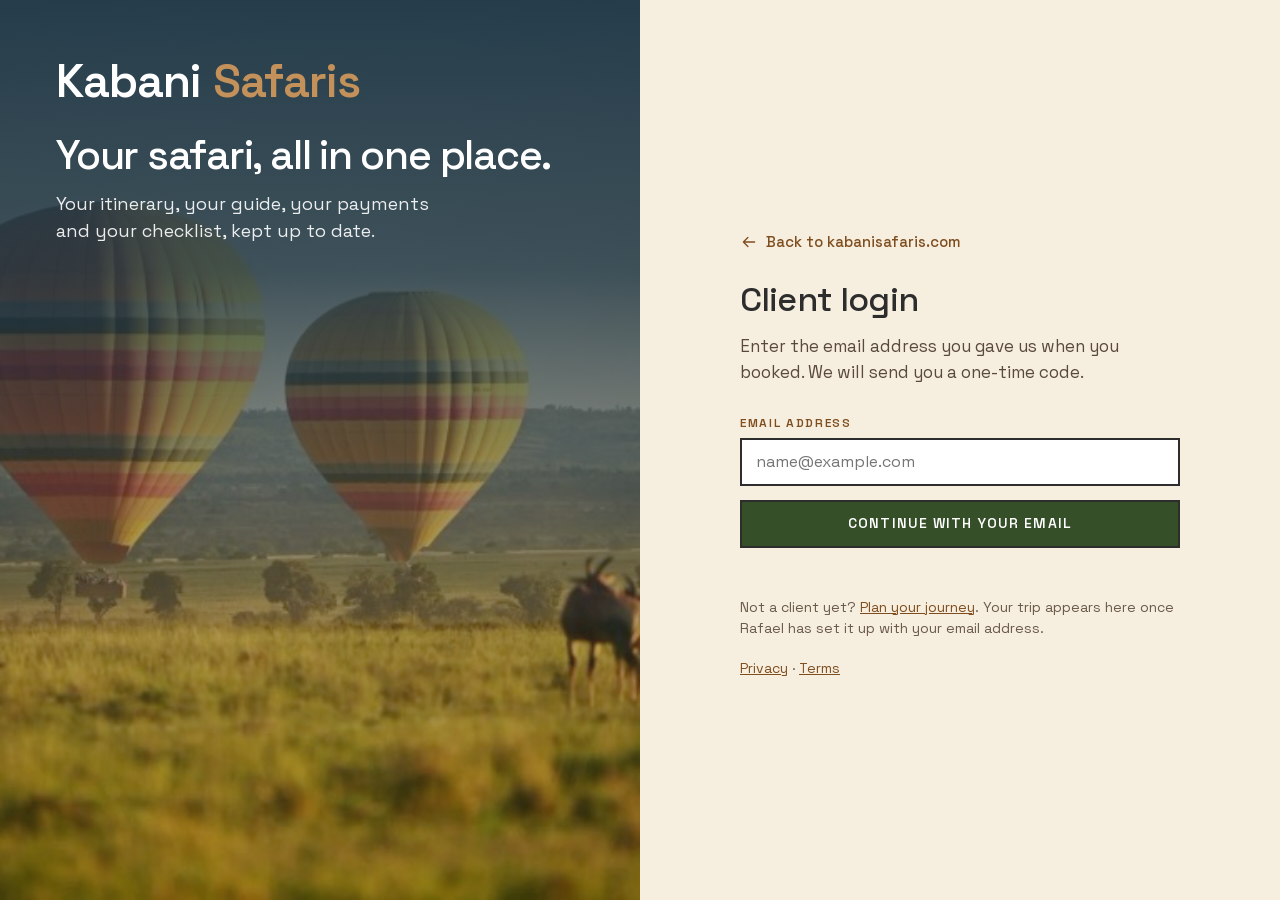
<file: index.html>
<!DOCTYPE html>
<html lang="en">
<head>
  <meta charset="UTF-8">
  <meta name="viewport" content="width=device-width, initial-scale=1">
  <meta name="robots" content="noindex, nofollow">
  <title>Client Login — Kabani Safaris</title>
  <link rel="icon" href="favicon.ico">
  <link rel="icon" type="image/png" sizes="32x32" href="favicon-32x32.png">
  <link rel="icon" type="image/png" sizes="16x16" href="favicon-16x16.png">
  <link rel="apple-touch-icon" sizes="180x180" href="apple-touch-icon.png">
  <link rel="stylesheet" href="fonts/fonts.css">
  <link rel="stylesheet" href="portal.css?v=20261124a">
</head>
<body class="login-body">
  <div class="login-art">
    <video id="bg-video" muted loop playsinline preload="metadata" poster="media/login-poster.jpg" aria-hidden="true" tabindex="-1"></video>
    <a class="sidebar-logo" href="#">Kabani <span>Safaris</span></a>
    <h1>Your safari, all in one place.</h1>
    <p>Your itinerary, your guide, your payments and your checklist, kept up to date.</p>
  </div>

  <div class="login-pane">
    <div class="login-card">
      <div class="login-top"><a class="web-link" href="https://kabanisafaris.com" data-icon="arrow-left">Back to kabanisafaris.com</a><div class="lang-switch" data-lang-switch></div></div>
      <h2>Client login</h2>
      <p class="lede" id="lede">Enter the email address you gave us when you booked. We will send you a one-time code.</p>

      <form id="email-form" novalidate>
        <div class="field">
          <label for="email">Email address</label>
          <input id="email" type="email" inputmode="email" enterkeyhint="go" autocomplete="email" autocapitalize="none" autocorrect="off" spellcheck="false" placeholder="name@example.com" required>
        </div>
        <button class="btn green" type="submit" id="send" style="width:100%">Continue with your email</button>
        <p class="msg" id="email-msg" role="status" aria-live="polite"></p>
        <p class="hint" id="forget-box" hidden style="margin-top:12px"><button class="linkish" type="button" id="forget">Not you? Use a different email</button></p>
      </form>

      <form id="code-form" novalidate hidden>
        <div class="field">
          <label for="code">One-time code</label>
          <input id="code" class="otp" type="text" inputmode="numeric" autocomplete="one-time-code" pattern="[0-9]*" maxlength="9" enterkeyhint="go" placeholder="12345678" required>
        </div>
        <button class="btn green" type="submit" id="verify" style="width:100%">Sign in</button>
        <p class="msg" id="code-msg" role="status" aria-live="polite"></p>
        <p class="hint" style="margin-top:14px"><button class="linkish" type="button" id="resend">Send a new code</button> &nbsp;·&nbsp; <button class="linkish" type="button" id="other">Use a different email</button></p>
      </form>

      <p class="hint" data-th="login-hint">Not a client yet? <a href="https://kabanisafaris.com/plan-your-journey.html">Plan your journey</a>. Your trip appears here once Rafael has set it up with your email address.</p>
      <p class="hint"><a href="privacy.html">Privacy</a> · <a href="terms.html">Terms</a></p>
    </div>
  </div>

  <script src="vendor/supabase.js"></script>
  <script src="config.js?v=20261117a"></script>
  <script src="i18n.js?v=20261124e"></script>
  <script src="portal.js?v=20261124d"></script>
  <script>
    // background video: small file on phones, none if the visitor prefers less motion or saves data
    (function () {
      var v = document.getElementById('bg-video');
      var still = window.matchMedia('(prefers-reduced-motion: reduce)').matches || (navigator.connection && navigator.connection.saveData);
      if (still) return;
      v.src = window.matchMedia('(max-width: 960px)').matches ? 'media/login-small.mp4' : 'media/login-960.mp4';
      v.muted = true;
      var p = v.play(); if (p && p.catch) p.catch(function () {});
    })();

    (function () {
      var $ = function (id) { return document.getElementById(id); };
      var email = '', cooldown = 0, timer = null, CODE_LEN = 8; /* the length set in Supabase (Email OTP length) */

      function route() {
        $('lede').textContent = t('Signing you in…');
        sb.rpc('is_admin').then(function (r) { location.replace(r.data === true ? 'admin.html' : 'trip.html'); });
      }
      function busy(btn, on, label) { btn.disabled = on; if (label) btn.textContent = label; }
      function startCooldown() {
        cooldown = 45; $('resend').disabled = true;
        clearInterval(timer);
        timer = setInterval(function () {
          cooldown--; $('resend').textContent = cooldown > 0 ? t('Send a new code in {n}s', { n: cooldown }) : t('Send a new code');
          if (cooldown <= 0) { clearInterval(timer); $('resend').disabled = false; }
        }, 1000);
        $('resend').textContent = t('Send a new code in {n}s', { n: cooldown });
      }
      function sendCode() {
        var redirect = new URL('index.html', location.href).href;
        return sb.auth.signInWithOtp({ email: email, options: { shouldCreateUser: true, emailRedirectTo: redirect } });
      }

      if (!window.sb) { $('email-msg').textContent = t('The portal is not configured yet.'); return; }
      var EXPIRED = t('For your security, you were signed out after 30 minutes without activity. Please sign in again.');
      if (/[?&]expired=1/.test(location.search)) $('email-msg').textContent = EXPIRED;
      /* after signing out (or a time-out) the email is filled in again, so one tap sends a new code */
      var remembered = ''; try { remembered = localStorage.getItem('kabani_portal_email') || ''; } catch (e) {}
      if (remembered) { $('email').value = remembered; $('forget-box').hidden = false; }
      if (/[?&]out=1/.test(location.search)) $('email-msg').textContent = t('You are signed out. Press Continue and we will send you a new code.');
      $('forget').addEventListener('click', function () {
        try { localStorage.removeItem('kabani_portal_email'); } catch (e) {}
        $('email').value = ''; $('forget-box').hidden = true; $('email-msg').textContent = ''; $('email').focus();
      });
      var fromLink = /access_token|refresh_token|[?&]code=/.test(location.hash + location.search);
      sb.auth.getSession().then(function (r) {
        if (!(r.data && r.data.session)) return;
        if (fromLink) markActive();
        if (idleExpired()) { sb.auth.signOut().catch(function () {}).then(function () { try { localStorage.removeItem(ACT_KEY); } catch (e) {} $('email-msg').textContent = EXPIRED; }); }
        else route();
      });

      $('email-form').addEventListener('submit', function (e) {
        e.preventDefault();
        email = $('email').value.trim().toLowerCase();
        if (!/^[^\s@]+@[^\s@]+\.[^\s@]+$/.test(email)) { $('email-msg').textContent = t('Please enter a valid email address.'); $('email').focus(); return; }
        busy($('send'), true, t('Sending…')); $('email-msg').textContent = '';
        sendCode().then(function (r) {
          busy($('send'), false, t('Continue with your email'));
          if (r.error && (r.error.status === 429 || /rate|limit|seconds/i.test(r.error.message || ''))) { $('email-msg').textContent = t('Too many requests. Please wait a minute and try again.'); return; }
          /* The same answer whether or not the address has a trip, so nobody can probe who our clients are. */
          $('email-form').hidden = true; $('code-form').hidden = false;
          $('lede').textContent = t('If {email} has a trip with us, a code is on its way. It can take a minute.', { email: email });
          startCooldown(); $('code').focus();
        });
      });
      $('code-form').addEventListener('submit', function (e) {
        e.preventDefault();
        var token = $('code').value.replace(/\s/g, '');
        if (token.length < CODE_LEN) { $('code-msg').textContent = t('The code has {n} digits.', { n: CODE_LEN }); $('code').focus(); return; }
        busy($('verify'), true, t('Checking…')); $('code-msg').textContent = '';
        sb.auth.verifyOtp({ email: email, token: token, type: 'email' }).then(function (r) {
          if (r.error) { busy($('verify'), false, t('Sign in')); $('code-msg').textContent = t('That code did not work. Check it, or send a new one.'); $('code').select(); return; }
          try { localStorage.setItem('kabani_portal_email', email); } catch (e) {}
          markActive(); route();
        });
      });
      /* Enter does what the green button does, on both steps */
      $('email').addEventListener('keydown', function (e) { if (e.key === 'Enter') { e.preventDefault(); if (!$('send').disabled) $('email-form').requestSubmit(); } });
      $('code').addEventListener('keydown', function (e) { if (e.key === 'Enter') { e.preventDefault(); if (!$('verify').disabled) $('code-form').requestSubmit(); } });
      /* only digits; signs in as soon as the last digit is in (phones' number pads have no Enter key) */
      $('code').addEventListener('input', function () {
        var d = this.value.replace(/\D/g, '').slice(0, CODE_LEN);
        if (this.value !== d) this.value = d;
        $('code-msg').textContent = '';
        if (d.length === CODE_LEN && !$('verify').disabled) $('code-form').requestSubmit();
      });
      $('resend').addEventListener('click', function () {
        $('code-msg').textContent = ''; sendCode().then(function () { $('code-msg').textContent = t('A new code is on its way.'); startCooldown(); });
      });
      $('other').addEventListener('click', function () {
        clearInterval(timer); $('code-form').hidden = true; $('email-form').hidden = false; $('code').value = '';
        $('lede').textContent = t('Enter the email address you gave us when you booked. We will send you a one-time code.'); $('email').focus();
      });
    })();
  </script>
</body>
</html>
</file>
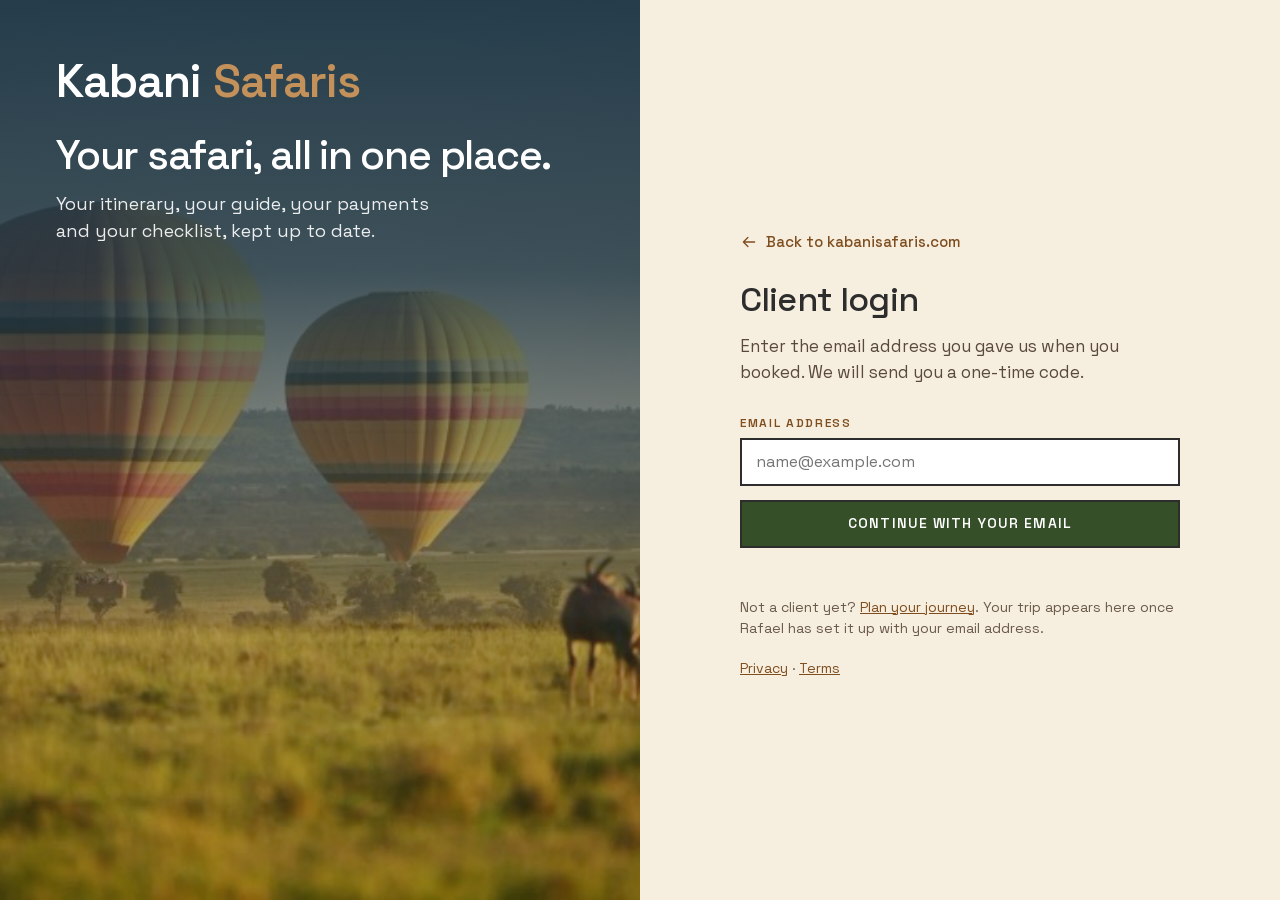
<file: admin.html>
<!DOCTYPE html>
<html lang="en" data-lang-fixed="en">
<head>
  <meta charset="UTF-8">
  <meta name="viewport" content="width=device-width, initial-scale=1">
  <meta name="robots" content="noindex, nofollow">
  <title>Admin — Kabani Safaris</title>
  <link rel="icon" href="favicon.ico">
  <link rel="icon" type="image/png" sizes="32x32" href="favicon-32x32.png">
  <link rel="icon" type="image/png" sizes="16x16" href="favicon-16x16.png">
  <link rel="apple-touch-icon" sizes="180x180" href="apple-touch-icon.png">
  <link rel="stylesheet" href="fonts/fonts.css">
  <link rel="stylesheet" href="portal.css?v=20261124a">
</head>
<body>
  <button class="menu-toggle" type="button" aria-label="Open menu" aria-expanded="false" aria-controls="site-menu"><svg viewBox="0 0 24 24" fill="none" stroke="currentColor" stroke-width="1.75" stroke-linecap="round" stroke-linejoin="round"><path d="M4 7h16M4 12h16M4 17h16"/></svg>Menu</button>
  <div class="sidebar-backdrop"></div>
  <aside class="sidebar" id="site-menu">
    <button class="sidebar-close" type="button" aria-label="Close menu"><svg viewBox="0 0 24 24" fill="none" stroke="currentColor" stroke-width="1.75" stroke-linecap="round" stroke-linejoin="round" aria-hidden="true"><path d="M6.5 6.5l11 11M17.5 6.5l-11 11"/></svg></button>
    <a class="sidebar-logo" href="#trips">Kabani <span>Safaris</span></a>
    <div class="sidebar-sub">Admin</div>
    <nav class="sidebar-nav" id="nav">
      <a href="#trips">All trips</a>
      <a href="#client" data-ed hidden>Client and trip</a>
      <a href="#days" data-ed hidden>Itinerary days</a>
      <a href="#money" data-ed hidden>Price and payments</a>
      <a href="#bookings" data-ed hidden>Bookings</a>
      <a href="#progress" data-ed hidden>Client checklist</a>
      <a href="#output" data-ed hidden>Languages and invite</a>
    </nav>
    <a class="sidebar-web" href="https://kabanisafaris.com" data-icon="arrow-left">Back to website</a>
    <div class="sidebar-foot">Signed in as admin<br><span id="who"></span><br><a href="index.html" data-signout>Sign out</a></div>
  </aside>

  <main>
    <div class="wrap">

      <section id="trips">
        <div class="sec-head"><h1 style="font-size:clamp(34px,4.4vw,54px)">Trips</h1><p class="lede">Every client trip in one place. Filter the list, open a trip to edit it, and the client sees the change straight away.</p></div>
        <div class="card">
          <div class="filters" role="search" aria-label="Filter trips">
            <div class="field"><label for="q-client">Client</label><input id="q-client" type="search" placeholder="Name" autocomplete="off"></div>
            <div class="field"><label for="q-trip">Trip</label><input id="q-trip" type="search" placeholder="Title" autocomplete="off"></div>
            <div class="field"><label for="q-dep">Departure</label>
              <select id="q-dep"><option value="any">Any date</option><option value="30">Next 30 days</option><option value="90">Next 3 months</option><option value="180">Next 6 months</option><option value="past">Already departed</option></select></div>
            <div class="field"><label for="q-ready">Readiness</label>
              <select id="q-ready"><option value="any">Any</option><option value="attn">Needs attention</option><option value="lt50">Under 50%</option><option value="mid">50% to 99%</option><option value="full">Ready (100%)</option></select></div>
          </div>
          <div class="filter-foot"><span class="todo-count" id="f-count" aria-live="polite"></span><span class="legend" aria-label="Readiness colours"><span class="lg t-pay" data-icon="wallet">Payments</span><span class="lg t-book" data-icon="bed">Bookings</span><span class="lg t-todo" data-icon="list">Checklist</span></span><button class="btn ghost small" type="button" id="f-clear">Clear filters</button></div>
          <div class="table-wrap">
            <table class="table">
              <thead><tr><th>Client</th><th>Trip</th><th>Departure</th><th>Readiness</th><th><span class="sr">Actions</span></th></tr></thead>
              <tbody id="trip-rows"></tbody>
            </table>
          </div>
        </div>
        <div class="row" style="margin-top:20px"><button class="btn green" type="button" id="new-trip" data-icon="plus">New trip</button></div>
      </section>

      <div id="editor" hidden>

      <section id="client">
        <div class="sec-head"><div class="row" style="justify-content:space-between;align-items:flex-start"><h2>Client and trip</h2><button class="btn ghost small" type="button" id="back" data-icon="arrow-left">Back to all trips</button></div><p class="lede" id="editing"></p></div>
        <div class="card">
          <div class="form-grid">
            <div class="field"><label for="f-client">Client name</label><input id="f-client"></div>
            <div class="field"><label for="f-first">First name (for the greeting)</label><input id="f-first"></div>
            <div class="field"><label for="f-email">Sign-in email</label><input id="f-email" type="email" inputmode="email"></div>
            <div class="field"><label for="f-phone">Sign-in phone (optional)</label><input id="f-phone" type="tel" inputmode="tel" placeholder="+41 79 000 00 00"></div>
            <div class="field"><label for="f-title">Trip title</label><input id="f-title"></div>
            <div class="field"><label for="f-start">Departure (first day)</label><input id="f-start" type="date"></div>
          </div>
          <div class="field"><label for="f-sub">One-line summary</label><input id="f-sub"></div>
          <p class="hint" style="margin-top:0">Clients sign in only with a one-time code sent to their email address. They see only the trip whose email address matches. The phone number is for you to reach them and is not used to sign in.</p>
        </div>
      </section>

      <section id="days">
        <div class="sec-head"><h2>Itinerary days</h2></div>
        <div class="card"><div id="day-list"></div><button class="btn ghost small" type="button" id="add-day" data-icon="plus" style="margin-top:16px">Add a day</button></div>
      </section>

      <section id="money">
        <div class="sec-head"><h2>Price and payments</h2><p class="lede">A total price, a down payment, optional instalments, and a final balance. The final balance fills itself in.</p></div>
        <div class="card">
          <div class="form-grid three">
            <div class="field"><label for="f-price">Total price (CHF)</label><input id="f-price" type="number" inputmode="numeric" min="0"></div>
            <div class="field"><label for="f-finaldays">Full payment due, days before departure</label><input id="f-finaldays" type="number" inputmode="numeric" min="0"></div>
            <div class="field"><label for="f-warndays">Signal starts, days before departure</label><input id="f-warndays" type="number" inputmode="numeric" min="0"></div>
          </div>
          <p class="hint" id="pay-rule" style="margin-top:0"></p>
          <div id="pay-list"></div>
          <button class="btn ghost small" type="button" id="add-pay" data-icon="plus" style="margin-top:16px">Add an instalment</button>
          <p class="hint" id="pay-sum"></p>
          <p class="hint">When you tick "Paid" and save, the client gets a receipt email automatically. That email is not built yet: the prototype only tells you who it would go to.</p>
        </div>
        <div class="two">
          <div class="card"><h3>Included</h3><div class="lines" id="inc-lines"></div><button class="btn ghost small add-line" type="button" data-for="included" data-icon="plus">Add a line</button></div>
          <div class="card"><h3>Not included</h3><div class="lines" id="exc-lines"></div><button class="btn ghost small add-line" type="button" data-for="excluded" data-icon="plus">Add a line</button></div>
        </div>
      </section>

      <section id="bookings">
        <div class="sec-head"><h2>Bookings</h2><p class="lede">One line per booking. Tick what is confirmed: the client sees it in their tracker and earns the milestone stamps.</p></div>
        <div class="card"><div id="book-list"></div><button class="btn ghost small" type="button" id="add-book" data-icon="plus" style="margin-top:16px">Add a booking</button></div>
      </section>

      <section id="progress">
        <div class="sec-head"><h2>Client checklist</h2><p class="lede">The "Before you travel" list. Give an item a deadline and the client sees an orange signal as it gets close and a red one once it is late. The first column shows what the client has ticked, live.</p></div>
        <div class="card">
          <div class="todo-head"><h3 id="cl-title">Before you travel</h3><span class="todo-count" id="cl-count"></span></div>
          <div class="bar gold" role="progressbar" aria-label="Client checklist progress"><i id="cl-bar"></i></div>
          <p class="hint" id="cl-note" style="margin-top:12px"></p>
          <div id="cl-groups"></div>
        </div>
      </section>

      <section id="output">
        <div class="sec-head"><h2>Languages and invite</h2></div>
        <div class="two" style="margin-top:0">
          <div class="card">
            <h3>Output languages</h3>
            <p class="hint" style="margin-top:6px">English is always included. Tick the languages your client asked for. Each language appears once, in this order: East Africa, the most spoken in the world, Europe, Asia.</p>
            <div id="lang-list" class="lang-list"></div>
            <button class="btn ghost small" type="button" id="gen" data-icon="globe" style="margin-top:12px">Generate translations</button>
            <p class="hint">Not built yet. Translations will be drafted for you to read before the client sees them.</p>
          </div>
          <div class="card">
            <h3>Invite the client</h3>
            <p class="hint" style="margin-top:6px">Nothing to set up. Once this trip is saved with the client's email address, they open the portal, enter that address and receive a one-time code. Nobody can sign in with an email address that has no trip.</p>
            <button class="btn small" type="button" id="invite" data-icon="send" style="margin-top:12px">Copy portal link</button>
          </div>
        </div>
      </section>

      <div class="savebar">
        <span id="dirty" class="todo-count">No unsaved changes</span>
        <span class="row"><button class="btn ghost small" type="button" id="close">Close editor</button><button class="btn ghost small" type="button" id="delete">Delete trip</button><a class="btn ghost small" id="see" href="trip.html" data-icon="eye">See as client</a><button class="btn green small" type="button" id="save" data-icon="check">Save changes</button></span>
      </div>

      </div>
    </div>
  </main>

  <dialog id="nt" class="dlg" aria-labelledby="nt-h">
    <form id="nt-form" method="dialog">
      <h3 id="nt-h">New trip</h3>
      <p class="hint" style="margin-top:4px">You can change everything afterwards. The client email decides who can open this trip.</p>
      <div class="field"><label for="nt-name">Client name</label><input id="nt-name" required autocomplete="off" placeholder="Anna &amp; Marc Keller"></div>
      <div class="field"><label for="nt-email">Client email</label><input id="nt-email" type="email" required autocomplete="off" inputmode="email" autocapitalize="none" placeholder="name@example.com"></div>
      <div class="field"><label for="nt-title">Trip title</label><input id="nt-title" required autocomplete="off" placeholder="Kenya Highlights"></div>
      <div class="field"><label for="nt-start">Departure date</label><input id="nt-start" type="date"></div>
      <div class="row" style="justify-content:flex-end;margin-top:16px"><button class="btn ghost small" type="button" id="nt-cancel">Cancel</button><button class="btn green small" type="submit">Create trip</button></div>
    </form>
  </dialog>

  <script src="vendor/supabase.js"></script>
  <script src="config.js?v=20261117a"></script>
  <script src="i18n.js?v=20261124e"></script>
  <script src="portal.js?v=20261124d"></script>
  <script>
  portalStart('admin').then(function () {
    bindSignOut();
    var $ = function (id) { return document.getElementById(id); };
    $('who').textContent = DB.email;
    var trip = newTrip({ clientName: '', email: '', title: '' }), editorOpen = false, dirty = false, lastCl = '', savedPaid = [];
    var longDate = { day: 'numeric', month: 'long', year: 'numeric' }, shortDate = { day: 'numeric', month: 'short', year: 'numeric' };
    function mark() { dirty = true; $('dirty').textContent = 'Unsaved changes'; renderTable(); }
    function clean(a) { return a.map(function (s) { return String(s).trim(); }).filter(Boolean); }
    function plural(n, w) { return n + ' ' + w + (n === 1 ? '' : 's'); }

    /* ---------- trips list with filters ---------- */
    function allRows() {
      return tripIds().map(function (id) {
        var t = (editorOpen && id === trip.id) ? trip : loadTripById(id), todo = loadTodoById(id);
        var rd = readiness(t, todo); return { id: id, t: t, rd: rd, r: rd.total, al: alerts(t, todo), du: t.start ? daysUntil(t.start) : 9999 };
      }).sort(function (a, b) { var pa = a.du < 0, pb = b.du < 0; return pa !== pb ? (pa ? 1 : -1) : (pa ? b.du - a.du : a.du - b.du); });
    }
    function passes(x) {
      var qc = $('q-client').value.trim().toLowerCase(), qt = $('q-trip').value.trim().toLowerCase(), dep = $('q-dep').value, rd = $('q-ready').value;
      if (qc && x.t.clientName.toLowerCase().indexOf(qc) < 0) return false;
      if (qt && x.t.title.toLowerCase().indexOf(qt) < 0) return false;
      if (dep === 'past' && x.du >= 0) return false;
      if (dep !== 'any' && dep !== 'past' && (x.du < 0 || x.du > +dep)) return false;
      if (rd === 'attn' && !x.al.length) return false;
      if (rd === 'lt50' && x.r >= 50) return false;
      if (rd === 'mid' && (x.r < 50 || x.r >= 100)) return false;
      if (rd === 'full' && x.r < 100) return false;
      return true;
    }
    function renderTable() {
      var rows = allRows(), shown = rows.filter(passes);
      $('trip-rows').innerHTML = shown.length ? shown.map(function (x) {
        var t = x.t, open = editorOpen && x.id === trip.id;
        var late = x.al.filter(function (a) { return a.s.level === 'late'; }).length, soon = x.al.length - late;
        var when = x.du < 0 ? 'Departed' : x.du === 0 ? 'Today' : 'In ' + plural(x.du, 'day');
        return '<tr' + (open ? ' class="is-open"' : '') + '><td><b style="font-weight:500">' + esc(t.clientName) + '</b></td><td>' + esc(t.title) + '</td>' +
          '<td>' + (t.start ? fmt(parseISO(t.start), shortDate) : 'No date') + '<small class="sub">' + when + '</small></td>' +
          '<td><div class="rd"><b class="rd-total" title="Overall readiness">' + x.r + '%</b>' + topicBars(x.rd, false) + '</div>' +
          ((late || soon) ? '<div class="row" style="gap:6px;margin-top:6px">' + (late ? '<span class="chip late"><i class="dot"></i>' + late + ' late</span>' : '') + (soon ? '<span class="chip soon"><i class="dot"></i>' + soon + ' soon</span>' : '') + '</div>' : '') + '</td>' +
          '<td><span class="row"><button type="button" class="btn small' + (open ? ' green' : ' ghost') + '" data-edit="' + x.id + '" aria-expanded="' + open + '">' + (open ? 'Close' : 'Edit') + '</button><a class="btn small ghost" href="trip.html?trip=' + x.id + '">View as client</a></span></td></tr>';
      }).join('') : '<tr><td colspan="5" class="empty">No trips match these filters.</td></tr>';
      $('f-count').textContent = shown.length === rows.length ? plural(rows.length, 'trip') : shown.length + ' of ' + plural(rows.length, 'trip');
    }
    ['q-client', 'q-trip'].forEach(function (id) { $(id).addEventListener('input', renderTable); });
    ['q-dep', 'q-ready'].forEach(function (id) { $(id).addEventListener('change', renderTable); });
    $('f-clear').addEventListener('click', function () { $('q-client').value = ''; $('q-trip').value = ''; $('q-dep').value = 'any'; $('q-ready').value = 'any'; renderTable(); });
    $('trip-rows').addEventListener('click', function (e) {
      var b = e.target.closest('[data-edit]'); if (!b) return;
      var id = b.getAttribute('data-edit');
      if (editorOpen && id === trip.id) closeEditor(); else openTrip(id);
    });

    /* ---------- open and close the editor ---------- */
    function setNav() {
      [].forEach.call(document.querySelectorAll('#nav [data-ed]'), function (a) { a.hidden = !editorOpen; });
      onScroll();
    }
    function openTrip(id) {
      if (editorOpen && dirty && !confirm('You have unsaved changes on this trip. Discard them?')) return;
      trip = loadTripById(id); dirty = false; lastCl = '';
      editorOpen = true; $('editor').hidden = false;
      fillFields(); renderLangs(); renderDays(); renderPay(); renderLines(); renderBook(); renderChecklist(); renderLive();
      $('dirty').textContent = 'No unsaved changes';
      $('see').href = 'trip.html?trip=' + id; $('editing').textContent = 'You are editing ' + trip.clientName + ', ' + trip.title + '.' + (trip.start && trip.days.length ? ' The client can see this trip until ' + fmt(addDays(trip.start, trip.days.length - 1 + 90), longDate) + ' (3 months after the trip ends).' : '');
      savedPaid = trip.payments.filter(function (p) { return p.paid; }).map(function (p) { return p.id; });
      setNav(); renderTable(); autosizeAll(); requestAnimationFrame(autosizeAll);
      try { history.replaceState(null, '', '?trip=' + id); } catch (e) {}
      $('client').scrollIntoView({ behavior: 'smooth', block: 'start' });
    }
    function closeEditor() {
      if (dirty && !confirm('You have unsaved changes on this trip. Close without saving?')) return;
      dirty = false; editorOpen = false; $('editor').hidden = true;
      try { history.replaceState(null, '', location.pathname); } catch (e) {}
      setNav(); renderTable(); $('trips').scrollIntoView({ behavior: 'smooth', block: 'start' });
    }
    $('back').addEventListener('click', closeEditor);
    $('close').addEventListener('click', closeEditor);

    /* ---------- client and trip fields ---------- */
    var map = { 'f-client': 'clientName', 'f-first': 'firstName', 'f-email': 'email', 'f-title': 'title', 'f-start': 'start', 'f-sub': 'subtitle' };
    function fillFields() {
      Object.keys(map).forEach(function (id) { $(id).value = trip[map[id]] || ''; });
      $('f-phone').value = trip.phone || ''; $('f-price').value = trip.price;
      $('f-finaldays').value = finalDays(trip); $('f-warndays').value = finalWarn(trip);
    }
    Object.keys(map).forEach(function (id) {
      $(id).addEventListener('input', function () {
        trip[map[id]] = this.value;
        if (id === 'f-start') { syncFinal(); ruleHints(); renderLive(); }
        mark();
      });
    });
    $('f-phone').addEventListener('input', function () { trip.phone = this.value; mark(); });
    $('f-price').addEventListener('input', function () { trip.price = +this.value || 0; syncFinal(); renderLive(); mark(); });
    $('f-finaldays').addEventListener('input', function () { trip.finalDueDays = this.value === '' ? 14 : +this.value; syncFinal(); renderLive(); mark(); });
    $('f-warndays').addEventListener('input', function () { trip.finalWarnDays = this.value === '' ? 20 : +this.value; syncFinal(); renderLive(); mark(); });

    /* ---------- days ---------- */
    function renderDays() {
      $('day-list').innerHTML = trip.days.map(function (d, i) {
        return '<div class="day-edit" data-i="' + i + '"><div class="day-edit-head"><b>Day ' + (i + 1) + '</b><button type="button" class="btn ghost small rm-day" aria-label="Remove day ' + (i + 1) + '">Remove</button></div>' +
          '<div class="form-grid"><div class="field"><label>Title</label><input data-k="title" value="' + esc(d.title) + '"></div><div class="field"><label>Place</label><input data-k="place" value="' + esc(d.place) + '"></div></div>' +
          '<div class="field"><label>Description</label><textarea data-k="desc" rows="4">' + esc(d.desc) + '</textarea></div>' +
          '<div class="form-grid"><div class="field"><label>Where you stay</label><input data-k="stay" value="' + esc(d.stay) + '"></div><div class="field"><label>Meals (B / L / D)</label><input data-k="meals" value="' + esc(d.meals) + '"></div></div></div>';
      }).join('');
    }
    $('day-list').addEventListener('input', function (e) {
      var row = e.target.closest('.day-edit'); if (!row || !e.target.dataset.k) return;
      trip.days[+row.dataset.i][e.target.dataset.k] = e.target.value; mark();
    });
    $('day-list').addEventListener('click', function (e) {
      var b = e.target.closest('.rm-day'); if (!b) return;
      if (trip.days.length < 2) { toast('A trip needs at least one day.'); return; }
      trip.days.splice(+b.closest('.day-edit').dataset.i, 1); renderDays(); mark();
    });
    $('add-day').addEventListener('click', function () {
      trip.days.push({ place: '', title: 'New day', desc: '', stay: '', meals: 'B / L / D' }); renderDays(); mark();
      var last = $('day-list').lastElementChild; if (last) last.querySelector('input').focus();
    });

    /* ---------- payments: down payment, instalments, automatic final balance ---------- */
    function dueText() { return trip.start ? fmt(addDays(trip.start, -finalDays(trip)), longDate) : 'the departure date once it is set'; }
    function syncFinal() {
      applyRules(trip);
      var last = trip.payments[trip.payments.length - 1];
      var a = $('pay-list').querySelector('[data-final-amount]'), d = $('pay-list').querySelector('[data-final-date]');
      if (a) a.value = last.amount;
      if (d) d.value = trip.start ? fmt(parseISO(last.date), shortDate) : 'Set the departure date first';
      $('pay-rule').textContent = trip.start
        ? 'The final balance is due ' + plural(finalDays(trip), 'day') + ' before departure, on ' + dueText() + '. The client sees an orange signal from ' + fmt(addDays(trip.start, -finalWarn(trip)), longDate) + ' and a red one after the due date if it is still unpaid.'
        : 'Set the departure date to calculate the final payment date.';
      paySum();
    }
    function paySum() {
      var others = trip.payments.slice(0, -1).reduce(function (s, p) { return s + (+p.amount || 0); }, 0), last = trip.payments[trip.payments.length - 1];
      $('pay-sum').textContent = others > trip.price
        ? 'The down payment and instalments add up to ' + chf(others) + ', which is ' + chf(others - trip.price) + ' more than the total price of ' + chf(trip.price) + '.'
        : 'Down payment and instalments: ' + chf(others) + '. Final balance: ' + chf(last.amount) + '. Total: ' + chf(trip.price) + '.';
    }
    function payRow(p, i, n) {
      var first = i === 0, last = i === n - 1, role = last ? 'Final balance' : first ? 'Down payment' : 'Instalment ' + i, x = 'pay' + i;
      var rm = (!first && !last) ? '<button type="button" class="btn ghost small rm-pay" aria-label="Remove ' + role + '">Remove</button>' : '';
      var amount = last ? '<input id="' + x + 'a" data-final-amount readonly value="' + esc(p.amount) + '">' : '<input id="' + x + 'a" data-k="amount" type="number" inputmode="numeric" min="0" value="' + esc(p.amount) + '">';
      var date = last ? '<input id="' + x + 'd" data-final-date readonly value="">' : '<input id="' + x + 'd" data-k="date" type="date" value="' + esc(p.date) + '">';
      return '<div class="pay-row' + (last ? ' auto' : '') + '" data-i="' + i + '"><div class="pay-head"><b>' + role + '</b>' + (last ? '<span class="chip">' + icon('lock') + 'Fills itself in</span>' : '') + rm + '</div>' +
        '<div class="field"><label for="' + x + 'a">Amount (CHF)</label>' + amount + '</div>' +
        '<div class="field"><label for="' + x + 'd">' + (last ? 'Due date' : 'Date') + '</label>' + date + '</div>' +
        '<div class="field"><label for="' + x + 'n">Note the client sees</label><input id="' + x + 'n" data-k="note" value="' + esc(p.note) + '"></div>' +
        '<div><label class="check"><input type="checkbox" data-k="paid"' + (p.paid ? ' checked' : '') + '> Paid</label></div></div>';
    }
    function renderPay() {
      applyRules(trip);
      $('pay-list').innerHTML = trip.payments.map(function (p, i, a) { return payRow(p, i, a.length); }).join('');
      syncFinal();
    }
    $('pay-list').addEventListener('input', function (e) {
      var row = e.target.closest('.pay-row'); if (!row || !e.target.dataset.k) return;
      var k = e.target.dataset.k, p = trip.payments[+row.dataset.i];
      p[k] = k === 'paid' ? e.target.checked : (k === 'amount' ? +e.target.value || 0 : e.target.value);
      if (k === 'paid' && e.target.checked) toast('Receipt email to ' + (trip.email || 'the client') + ' goes out when you save.');
      syncFinal(); renderLive(); mark();
    });
    $('pay-list').addEventListener('click', function (e) {
      var b = e.target.closest('.rm-pay'); if (!b) return;
      trip.payments.splice(+b.closest('.pay-row').dataset.i, 1); renderPay(); renderLive(); mark();
    });
    $('add-pay').addEventListener('click', function () {
      var at = trip.payments.length - 1;
      trip.payments.splice(at, 0, { id: Date.now(), amount: 0, date: trip.start ? toISO(addDays(trip.start, -30)) : '', note: 'Instalment', paid: false });
      renderPay(); mark();
      var row = $('pay-list').children[at]; if (row) row.querySelector('input').focus();
    });

    /* ---------- included / not included, one line each ---------- */
    var lineBoxes = { included: 'inc-lines', excluded: 'exc-lines' };
    function renderLines() {
      Object.keys(lineBoxes).forEach(function (k) {
        var arr = trip[k]; if (!arr.length) arr.push('');
        $(lineBoxes[k]).innerHTML = arr.map(function (s, i) {
          return '<div class="line" data-k="' + k + '" data-i="' + i + '"><span class="ln">' + (i + 1) + '</span><textarea rows="1" aria-label="' + (k === 'included' ? 'Included' : 'Not included') + ' line ' + (i + 1) + '" enterkeyhint="next">' + esc(s) + '</textarea><button type="button" class="icon-btn rm-line" aria-label="Remove line ' + (i + 1) + '">' + icon('x') + '</button></div>';
        }).join('');
      });
      autosizeAll();
    }
    function autosize(t) { t.style.height = 'auto'; t.style.height = (t.scrollHeight + 4) + 'px'; }
    function autosizeAll() { [].forEach.call(document.querySelectorAll('.line textarea'), autosize); }
    function focusLine(k, i) { var r = $(lineBoxes[k]).children[i]; if (r) { var t = r.querySelector('textarea'); t.focus(); t.setSelectionRange(t.value.length, t.value.length); } }
    Object.keys(lineBoxes).forEach(function (k) {
      var box = $(lineBoxes[k]);
      box.addEventListener('input', function (e) {
        var row = e.target.closest('.line'); if (!row) return;
        trip[k][+row.dataset.i] = e.target.value.replace(/\n/g, ' '); autosize(e.target); mark();
      });
      box.addEventListener('keydown', function (e) {
        var row = e.target.closest('.line'); if (!row) return; var i = +row.dataset.i;
        if (e.key === 'Enter') { e.preventDefault(); trip[k].splice(i + 1, 0, ''); renderLines(); focusLine(k, i + 1); mark(); }
        else if (e.key === 'Backspace' && e.target.value === '' && trip[k].length > 1) { e.preventDefault(); trip[k].splice(i, 1); renderLines(); focusLine(k, Math.max(0, i - 1)); mark(); }
      });
      box.addEventListener('click', function (e) {
        var b = e.target.closest('.rm-line'); if (!b) return; var i = +b.closest('.line').dataset.i;
        trip[k].splice(i, 1); renderLines(); mark();
      });
    });
    [].forEach.call(document.querySelectorAll('.add-line'), function (b) {
      b.addEventListener('click', function () { var k = b.dataset.for; trip[k].push(''); renderLines(); focusLine(k, trip[k].length - 1); mark(); });
    });
    window.addEventListener('resize', autosizeAll);

    /* ---------- bookings ---------- */
    function renderBook() {
      $('book-list').innerHTML = trip.bookings.map(function (b, i) {
        var x = 'bk' + i;
        return '<div class="bk" data-i="' + i + '"><div class="field"><label for="' + x + 'n">Booking</label><input id="' + x + 'n" data-k="name" value="' + esc(b.name) + '"></div>' +
          '<div class="field"><label for="' + x + 'd">Details shown to client</label><input id="' + x + 'd" data-k="detail" value="' + esc(b.detail) + '"></div>' +
          '<div class="field"><label for="' + x + 'k">Type</label><select id="' + x + 'k" data-k="kind"><option value="stay"' + (b.kind === 'stay' ? ' selected' : '') + '>Stay</option><option value="other"' + (b.kind !== 'stay' ? ' selected' : '') + '>Other</option></select></div>' +
          '<label class="check"><input type="checkbox" data-k="status"' + (b.status === 'confirmed' ? ' checked' : '') + '> Confirmed</label>' +
          '<button type="button" class="icon-btn rm-book" aria-label="Remove ' + esc(b.name) + '">' + icon('x') + '</button></div>';
      }).join('');
    }
    $('book-list').addEventListener('input', function (e) {
      var row = e.target.closest('.bk'); if (!row || !e.target.dataset.k) return; var k = e.target.dataset.k, b = trip.bookings[+row.dataset.i];
      b[k] = k === 'status' ? (e.target.checked ? 'confirmed' : 'pending') : e.target.value; mark();
    });
    $('book-list').addEventListener('click', function (e) {
      var b = e.target.closest('.rm-book'); if (!b) return;
      trip.bookings.splice(+b.closest('.bk').dataset.i, 1); renderBook(); mark();
    });
    $('add-book').addEventListener('click', function () {
      trip.bookings.push({ id: 'b' + Date.now(), name: '', detail: '', status: 'pending', kind: 'stay' }); renderBook(); mark();
      var last = $('book-list').lastElementChild; if (last) last.querySelector('input').focus();
    });

    /* ---------- checklist editor: items, deadlines and live ticks ---------- */
    function itemRow(it, gi, ii) {
      var dyn = it.dynamic === 'balance', x = 'ci' + gi + '_' + ii;
      var main = '<div class="ci-main"><div class="field"><label class="m-label" for="' + x + 't">Item</label><input id="' + x + 't" data-k="title" aria-label="Item" placeholder="Item" value="' + esc(it.title) + '"></div>' +
        '<div class="field">' + (dyn ? '<input readonly aria-label="Detail" value="Filled in from the payment schedule">' : '<label class="m-label" for="' + x + 'd">Detail shown to the client</label><input id="' + x + 'd" data-k="detail" aria-label="Detail shown to the client" placeholder="Detail shown to the client" value="' + esc(it.detail) + '">') + '</div></div>';
      var rule = dyn
        ? '<div class="ci-auto">Follows the final payment: due ' + plural(finalDays(trip), 'day') + ' before departure.</div>'
        : '<div class="ci-due field"><label class="m-label" for="' + x + 'a">Tick by, days before departure</label><input id="' + x + 'a" data-k="due" type="number" min="0" inputmode="numeric" aria-label="Must be ticked this many days before departure" placeholder="None" value="' + esc(it.due == null ? '' : it.due) + '"></div>' +
          '<div class="ci-warn field"><label class="m-label" for="' + x + 'w">Signal from, days before</label><input id="' + x + 'w" data-k="warn" type="number" min="0" inputmode="numeric" aria-label="Signal starts this many days before departure" placeholder="Auto" value="' + esc(it.warn == null ? '' : it.warn) + '"></div>';
      return '<div class="ci' + (dyn ? ' dyn' : '') + '" data-g="' + gi + '" data-i="' + ii + '" data-id="' + esc(it.id) + '">' + main + rule + '<div class="ci-state" data-state></div>' +
        '<div class="ci-x">' + (dyn ? '' : '<button type="button" class="icon-btn rm-item" aria-label="Remove ' + esc(it.title) + '">' + icon('x') + '</button>') + '</div><p class="ci-hint" data-hint></p></div>';
    }
    function renderChecklist() {
      $('cl-groups').innerHTML = trip.checklist.map(function (g, gi) {
        return '<div class="gedit" data-g="' + gi + '"><div class="gedit-head"><div class="field"><label for="g' + gi + '">Group</label><input id="g' + gi + '" data-gk="group" value="' + esc(g.group) + '"></div><span class="todo-count" data-gcount></span><button type="button" class="btn ghost small rm-group">Remove group</button></div>' +
          '<div class="ci-cols" aria-hidden="true"><span>Item and detail</span><span>Tick by<small>days before</small></span><span>Signal from<small>days before</small></span><span></span></div>' +
          g.items.map(function (it, ii) { return itemRow(it, gi, ii); }).join('') +
          '<button type="button" class="btn ghost small add-item" data-icon="plus">Add an item</button></div>';
      }).join('') + '<button type="button" class="btn ghost small" id="add-group" data-icon="plus" style="margin-top:26px">Add a group</button>';
      paintIcons($('cl-groups')); ruleHints();
    }
    function ruleHints() {
      [].forEach.call($('cl-groups').querySelectorAll('.ci'), function (row) {
        var it = trip.checklist[+row.dataset.g] && trip.checklist[+row.dataset.g].items[+row.dataset.i], h = row.querySelector('[data-hint]'); if (!it || !h) return;
        var r = itemRule(trip, it);
        h.textContent = r ? 'Must be ticked by ' + fmt(r.deadline, shortDate) + '. Signal from ' + fmt(r.from, shortDate) + (it.warn == null || it.warn === '' ? ' (a week before, automatic).' : '.') : '';
        h.hidden = !r;
      });
    }
    $('cl-groups').addEventListener('input', function (e) {
      var t = e.target;
      if (t.dataset.gk) { trip.checklist[+t.closest('.gedit').dataset.g].group = t.value; mark(); return; }
      var row = t.closest('.ci'); if (!row || !t.dataset.k) return;
      var it = trip.checklist[+row.dataset.g].items[+row.dataset.i], k = t.dataset.k;
      it[k] = (k === 'due' || k === 'warn') ? (t.value === '' ? null : +t.value) : t.value;
      if (k === 'due' || k === 'warn') { ruleHints(); renderLive(); }
      mark();
    });
    $('cl-groups').addEventListener('click', function (e) {
      var rm = e.target.closest('.rm-item'), add = e.target.closest('.add-item'), rg = e.target.closest('.rm-group');
      if (rm) { var r = rm.closest('.ci'); trip.checklist[+r.dataset.g].items.splice(+r.dataset.i, 1); renderChecklist(); renderLive(); mark(); }
      else if (add) {
        var gi = +add.closest('.gedit').dataset.g; trip.checklist[gi].items.push({ id: 'i' + Date.now(), title: '', detail: '', due: null }); renderChecklist(); renderLive(); mark();
        var rows = $('cl-groups').querySelectorAll('.gedit')[gi].querySelectorAll('.ci'); rows[rows.length - 1].querySelector('input').focus();
      }
      else if (rg) {
        var g = trip.checklist[+rg.closest('.gedit').dataset.g];
        if (g.items.length && !confirm('Remove the group "' + g.group + '" and its ' + plural(g.items.length, 'item') + '?')) return;
        trip.checklist.splice(+rg.closest('.gedit').dataset.g, 1); renderChecklist(); renderLive(); mark();
      }
      else if (e.target.closest('#add-group')) {
        trip.checklist.push({ group: 'New group', key: 'g' + Date.now(), icon: 'bag', items: [] }); renderChecklist(); renderLive(); mark();
        var gi2 = $('cl-groups').querySelectorAll('.gedit'); var inp = gi2[gi2.length - 1].querySelector('input'); inp.focus(); inp.select();
      }
    });
    function stateHTML(it, todo) {
      var dyn = it.dynamic === 'balance', done = dyn ? paidSum(trip) >= trip.price : !!todo[it.id];
      if (done) return '<span class="chip ok">' + icon('check') + (dyn ? 'Paid' : 'Ticked') + '</span>';
      var s = itemSignal(trip, todo, it);
      return s ? sigChip(s) : '<span class="chip">' + (dyn ? 'Not paid yet' : 'Not ticked') + '</span>';
    }
    function renderLive() {
      if (!editorOpen) return;
      var todo = loadTodoById(trip.id), tot = 0, done = 0;
      [].forEach.call($('cl-groups').querySelectorAll('.gedit'), function (ge) {
        var g = trip.checklist[+ge.dataset.g], d = 0;
        [].forEach.call(ge.querySelectorAll('.ci'), function (row) {
          var it = g.items[+row.dataset.i], el = row.querySelector('[data-state]'), html = stateHTML(it, todo);
          if (el.innerHTML !== html) el.innerHTML = html;
          tot++; if (todo[it.id]) { done++; d++; }
        });
        ge.querySelector('[data-gcount]').textContent = d + ' of ' + g.items.length + ' ticked';
      });
      var key = JSON.stringify(todo);
      $('cl-count').textContent = done + ' of ' + tot + ' done';
      $('cl-bar').style.width = (tot ? Math.round(done / tot * 100) : 0) + '%';
      $('cl-note').textContent = key !== lastCl && lastCl !== '' ? 'Updated just now by the client.' : 'Updates by itself when the client ticks a box.';
      lastCl = key; renderTable();
    }
    setInterval(function () { if (editorOpen) refreshProgress(trip.id).then(function () { if (editorOpen && JSON.stringify(loadTodoById(trip.id)) !== lastCl) renderLive(); }); }, 8000);

    /* ---------- save, reset, misc actions ---------- */
    $('save').addEventListener('click', function () {
      trip.included = clean(trip.included); trip.excluded = clean(trip.excluded);
      trip.bookings = trip.bookings.filter(function (b) { return (b.name || '').trim(); });
      trip.checklist.forEach(function (g) { g.items = g.items.filter(function (i) { return i.dynamic || (i.title || '').trim(); }); });
      applyRules(trip);
      var fresh = trip.payments.filter(function (p) { return p.paid && savedPaid.indexOf(p.id) < 0; });
      $('dirty').textContent = 'Saving…';
      saveTrip(trip).then(function (ok) {
        if (!ok) { $('dirty').textContent = 'Not saved'; toast('Could not save. Check your connection and try again.'); return; }
        dirty = false; $('dirty').textContent = 'Saved';
        savedPaid = trip.payments.filter(function (p) { return p.paid; }).map(function (p) { return p.id; });
        renderLines(); renderBook(); renderChecklist(); renderPay(); renderLive();
        toast(fresh.length ? 'Saved. Receipt email to ' + (trip.email || 'the client') + ' for: ' + fresh.map(function (p) { return p.note; }).join(', ') + '. (Not built yet.)' : 'Saved. The client sees the update now.');
      });
    });
    $('delete').addEventListener('click', function () {
      if (!confirm('Delete the trip for ' + trip.clientName + '? This removes the trip and the client\'s ticks for good and cannot be undone.')) return;
      deleteTrip(trip.id).then(function (ok) { if (!ok) { toast('Could not delete the trip.'); return; } dirty = false; editorOpen = false; $('editor').hidden = true; try { history.replaceState(null, '', location.pathname); } catch (e) {} setNav(); renderTable(); toast('Trip deleted.'); });
    });
    $('invite').addEventListener('click', function () {
      var link = location.origin + location.pathname.replace(/admin\.html$/, '');
      (navigator.clipboard ? navigator.clipboard.writeText(link) : Promise.reject()).then(function () { toast('Portal link copied: ' + link); }, function () { toast('Portal link: ' + link); });
    });
    /* ---------- languages: East Africa first, then the world's most spoken, then Europe, then Asia; each language once ---------- */
    var LANG_GROUPS = [
      { name: 'East Africa', note: 'Where your trips happen', items: ['Swahili'] },
      { name: 'Most spoken in the world', note: 'English is always included', items: ['Mandarin Chinese', 'Hindi', 'Spanish', 'Arabic'] },
      { name: 'Europe', note: 'Spanish is listed above', items: ['French', 'German', 'Italian', 'Russian'] },
      { name: 'Asia and Central Asia', note: 'Mandarin and Hindi are listed above', items: ['Bengali', 'Urdu', 'Indonesian'] }
    ];
    function renderLangs() {
      var chosen = trip.languages || [], h = '<label class="check"><input type="checkbox" checked disabled> English <span class="hint-inline">main version, always included</span></label>';
      LANG_GROUPS.forEach(function (g, gi) {
        h += '<div class="lang-group"><h4>' + esc(g.name) + '<small>' + esc(g.note) + '</small></h4><div class="lang-grid">' + g.items.map(function (l) {
          return '<label class="check"><input type="checkbox" data-lang="' + esc(l) + '"' + (chosen.indexOf(l) > -1 ? ' checked' : '') + '> ' + esc(l) + '</label>';
        }).join('') + '</div></div>';
      });
      h += '<div class="lang-group"><div class="lang-grid"><label class="check"><input type="checkbox" id="l-other"' + (trip.langOther ? ' checked' : '') + '> Other language on request</label></div></div>';
      $('lang-list').innerHTML = h;
    }
    $('lang-list').addEventListener('change', function (e) {
      var t = e.target; if (!t || t.type !== 'checkbox') return;
      if (t.id === 'l-other') trip.langOther = t.checked;
      else if (t.getAttribute('data-lang')) {
        var l = t.getAttribute('data-lang'), list = trip.languages = trip.languages || [], i = list.indexOf(l);
        if (t.checked && i < 0) list.push(l); else if (!t.checked && i > -1) list.splice(i, 1);
      }
      mark();
    });
    $('gen').addEventListener('click', function () {
      var l = (trip.languages || []).concat(trip.langOther ? ['another language'] : []);
      toast(l.length ? 'Drafting ' + (l.length > 1 ? l.slice(0, -1).join(', ') + ' and ' + l[l.length - 1] : l[0]) + ' for you to review. (Not built yet.)' : 'Tick a language first.');
    });
    $('new-trip').addEventListener('click', function () { $('nt-form').reset(); $('nt').showModal(); $('nt-name').focus(); });
    $('nt-cancel').addEventListener('click', function () { $('nt').close(); });
    $('nt-form').addEventListener('submit', function (e) {
      e.preventDefault();
      if (editorOpen && dirty && !confirm('You have unsaved changes on this trip. Discard them?')) return;
      var t = newTrip({ clientName: $('nt-name').value.trim(), email: $('nt-email').value, title: $('nt-title').value.trim(), start: $('nt-start').value });
      saveTrip(t).then(function (ok) {
        if (!ok) { toast('Could not create the trip.'); return; }
        dirty = false; $('nt').close(); openTrip(t.id);
      });
    });
    window.addEventListener('beforeunload', function (e) { if (dirty) { e.preventDefault(); e.returnValue = ''; } });

    /* ---------- side menu highlight ---------- */
    function onScroll() {
      var links = [].slice.call(document.querySelectorAll('#nav a')).filter(function (a) { return !a.hidden; }), y = window.scrollY + 140, cur = 0;
      links.forEach(function (a, i) { var s = document.querySelector(a.getAttribute('href')); if (s && s.offsetTop <= y) cur = i; });
      links.forEach(function (a, i) { a.classList.toggle('active', i === cur); });
    }
    window.addEventListener('scroll', onScroll, { passive: true });

    /* ---------- start ---------- */
    renderTable(); setNav();
    var wanted = new URLSearchParams(location.search).get('trip');
    if (wanted && loadTripById(wanted)) openTrip(wanted);
  });
  </script>
</body>
</html>
</file>
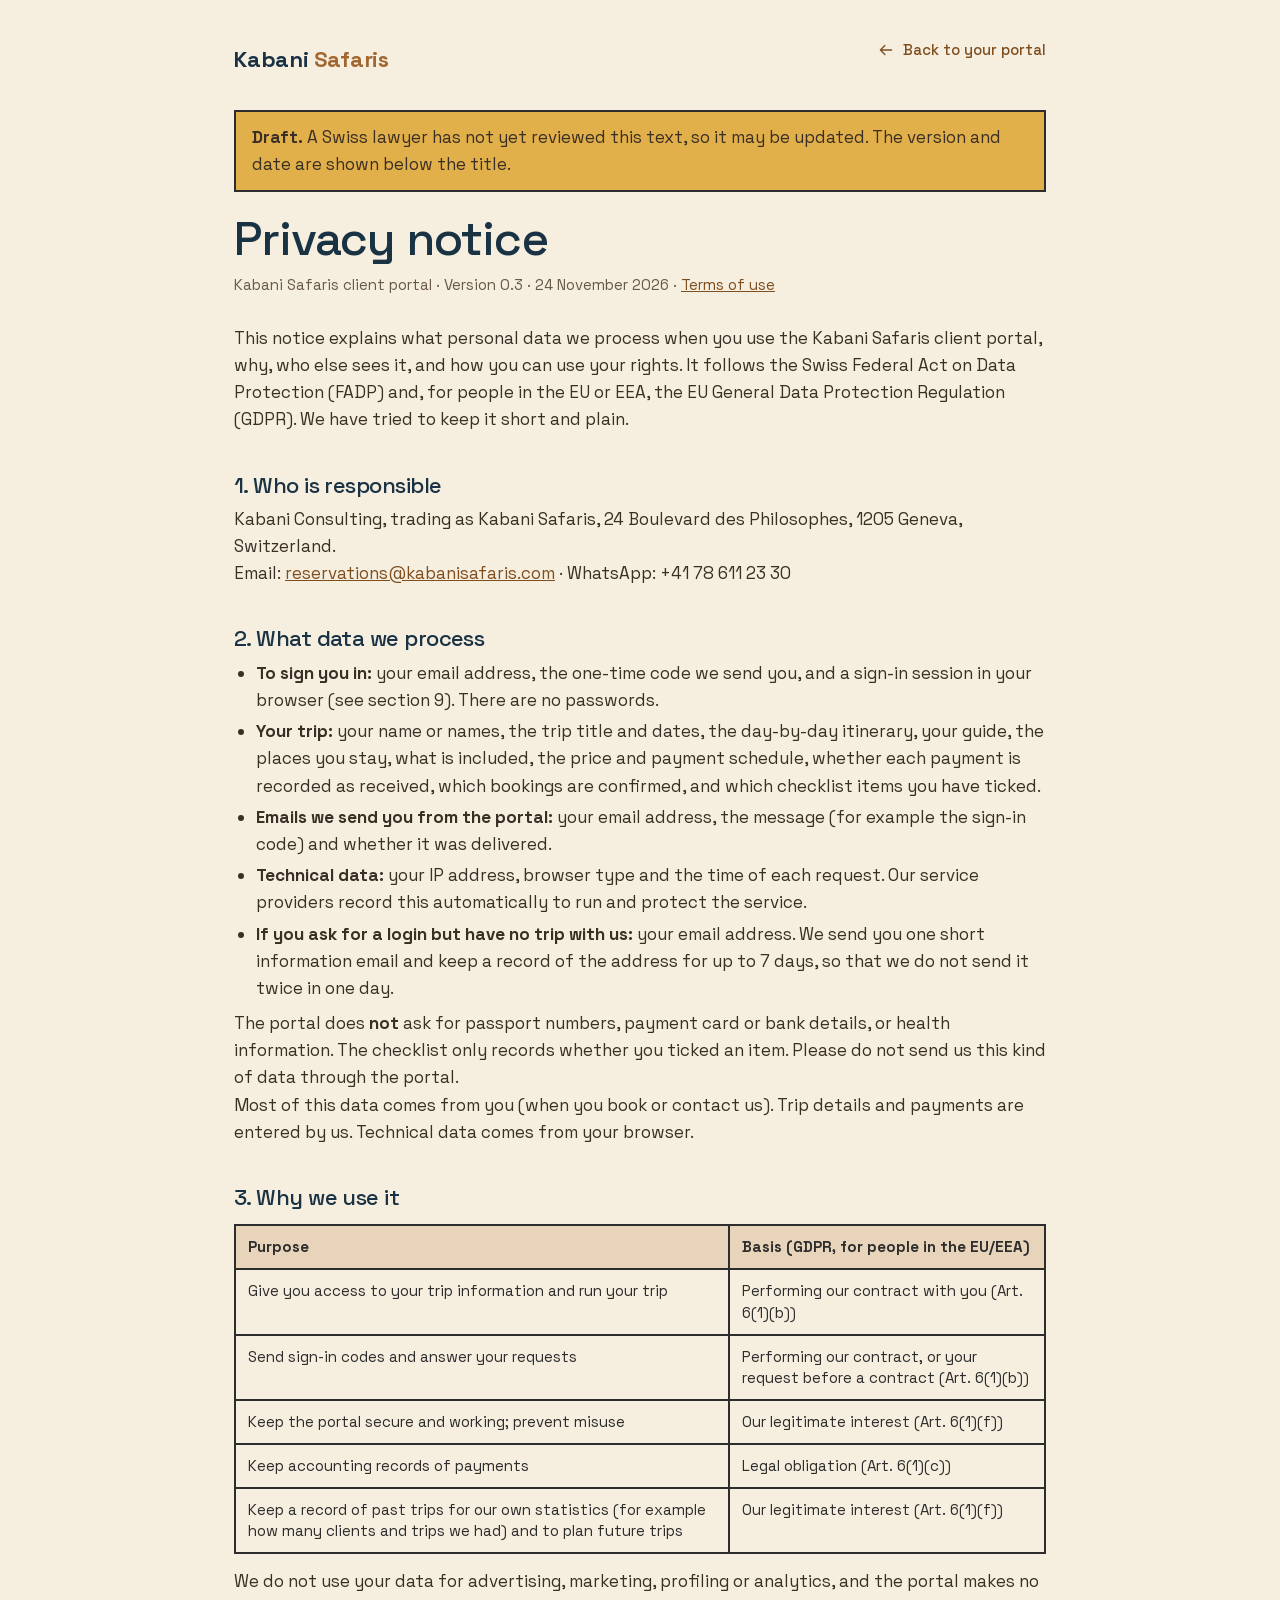
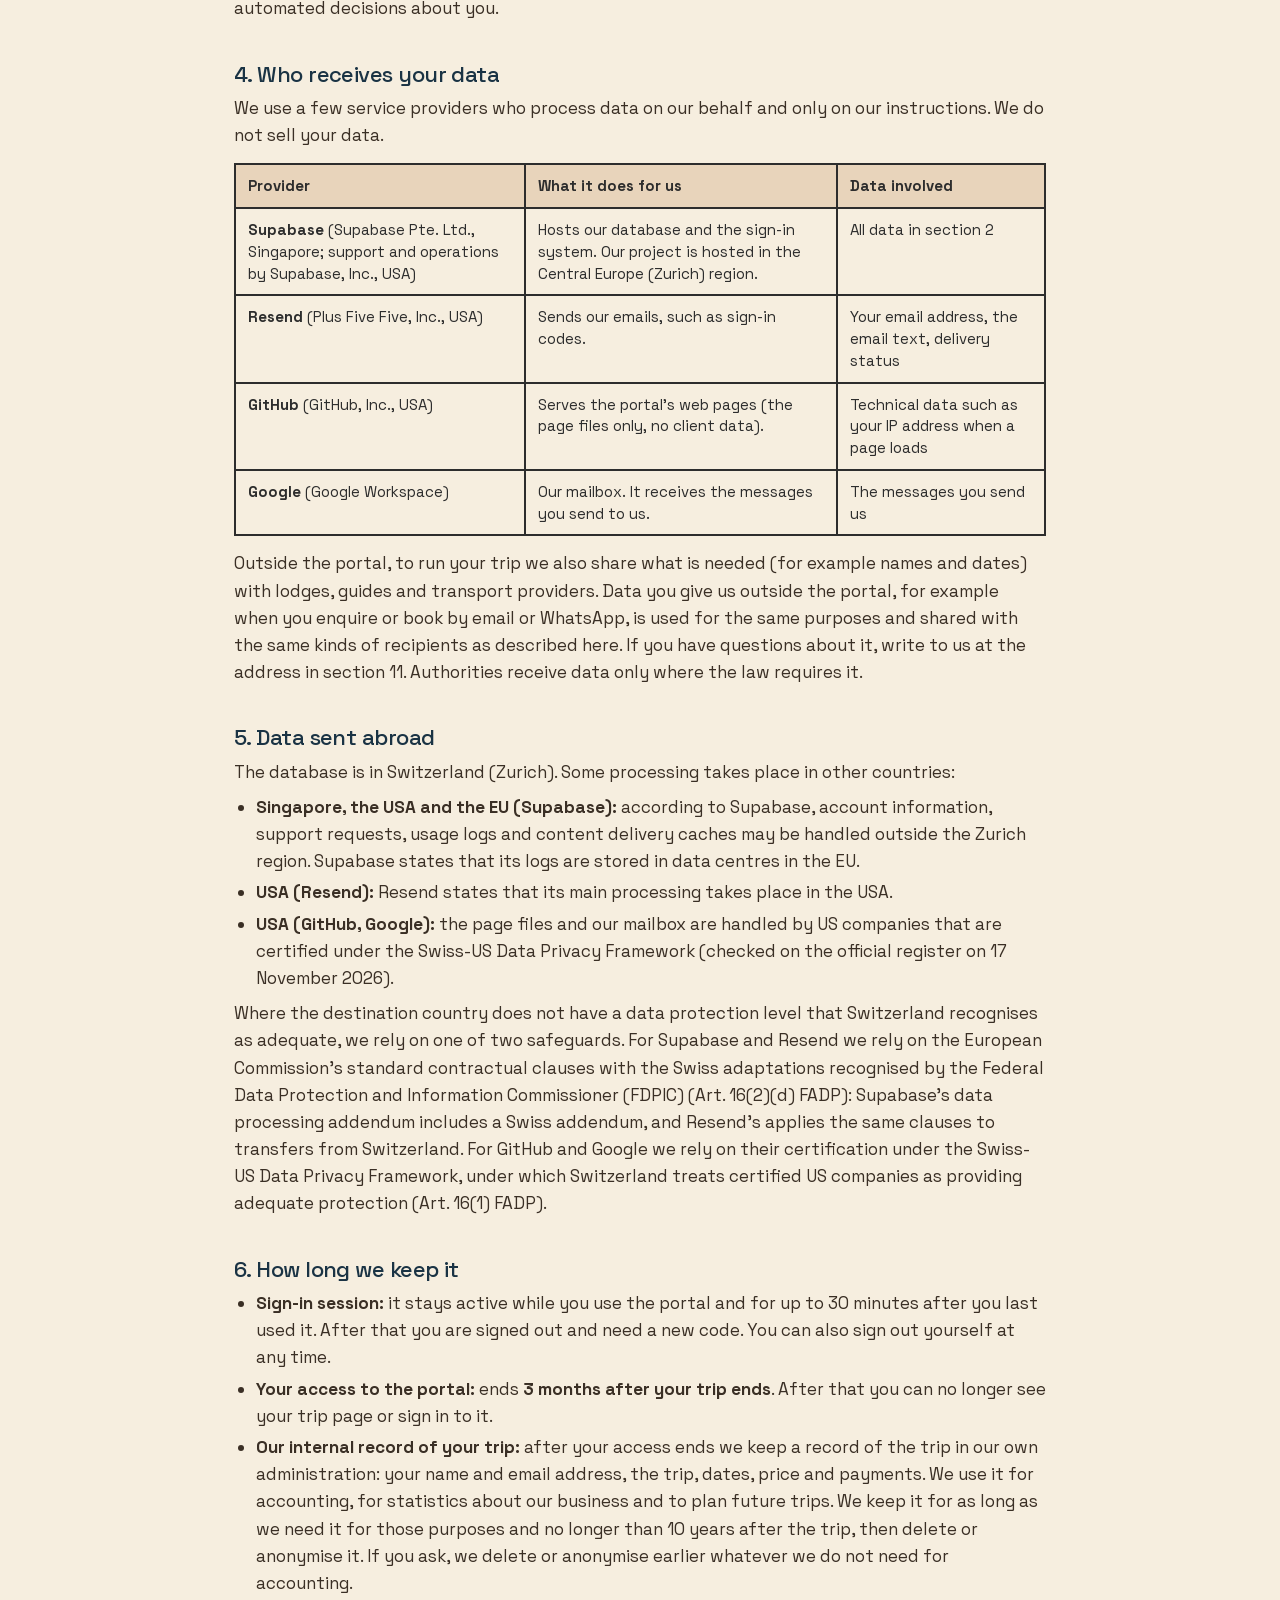
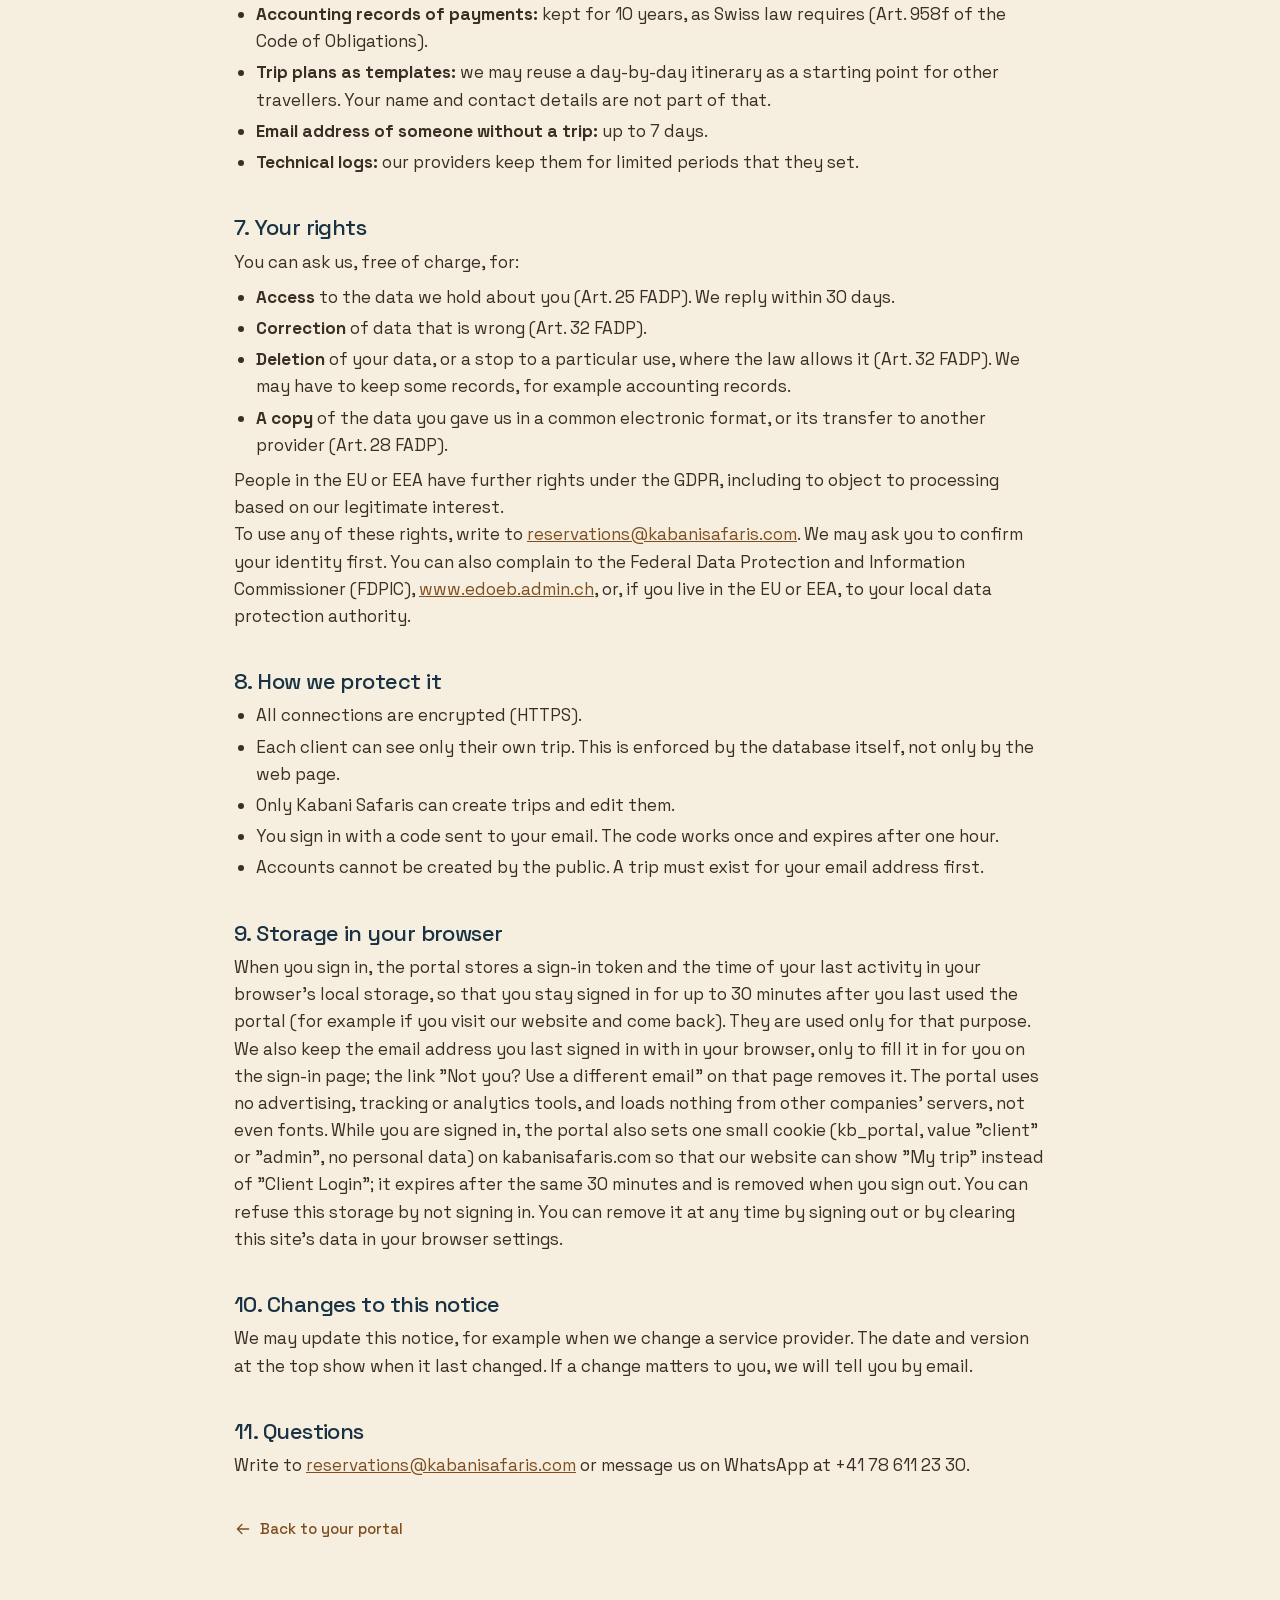
<file: privacy.html>
<!DOCTYPE html>
<html lang="en">
<head>
  <meta charset="UTF-8">
  <meta name="viewport" content="width=device-width, initial-scale=1">
  <meta name="robots" content="noindex, nofollow">
  <title>Privacy notice — Kabani Safaris</title>
  <link rel="icon" href="favicon.ico">
  <link rel="icon" type="image/png" sizes="32x32" href="favicon-32x32.png">
  <link rel="icon" type="image/png" sizes="16x16" href="favicon-16x16.png">
  <link rel="apple-touch-icon" sizes="180x180" href="apple-touch-icon.png">
  <meta name="description" content="How the Kabani Safaris client portal handles your personal data.">
  <link rel="stylesheet" href="fonts/fonts.css">
  <link rel="stylesheet" href="portal.css?v=20261124a">
</head>
<body class="legal-body">
  <header class="legal-head">
    <a class="brand" href="index.html">Kabani <span>Safaris</span></a>
    <a class="web-link" href="trip.html" data-icon="arrow-left">Back to your portal</a>
  </header>
  <main class="legal">
    <p class="draft-banner" id="draft"><b>Draft.</b> A Swiss lawyer has not yet reviewed this text, so it may be updated. The version and date are shown below the title.</p>

    <h1>Privacy notice</h1>
    <p class="meta">Kabani Safaris client portal · Version 0.3 · 24 November 2026 · <a href="terms.html">Terms of use</a></p>

    <p>This notice explains what personal data we process when you use the Kabani Safaris client portal, why, who else sees it, and how you can use your rights. It follows the Swiss Federal Act on Data Protection (FADP) and, for people in the EU or EEA, the EU General Data Protection Regulation (GDPR). We have tried to keep it short and plain.</p>

    <h2 id="who">1. Who is responsible</h2>
    <p>Kabani Consulting, trading as Kabani Safaris, 24 Boulevard des Philosophes, 1205 Geneva, Switzerland.<br>
    Email: <a href="mailto:reservations@kabanisafaris.com">reservations@kabanisafaris.com</a> · WhatsApp: +41 78 611 23 30</p>

    <h2 id="data">2. What data we process</h2>
    <ul>
      <li><b>To sign you in:</b> your email address, the one-time code we send you, and a sign-in session in your browser (see section 9). There are no passwords.</li>
      <li><b>Your trip:</b> your name or names, the trip title and dates, the day-by-day itinerary, your guide, the places you stay, what is included, the price and payment schedule, whether each payment is recorded as received, which bookings are confirmed, and which checklist items you have ticked.</li>
      <li><b>Emails we send you from the portal:</b> your email address, the message (for example the sign-in code) and whether it was delivered.</li>
      <li><b>Technical data:</b> your IP address, browser type and the time of each request. Our service providers record this automatically to run and protect the service.</li>
      <li><b>If you ask for a login but have no trip with us:</b> your email address. We send you one short information email and keep a record of the address for up to 7 days, so that we do not send it twice in one day.</li>
    </ul>
    <p>The portal does <b>not</b> ask for passport numbers, payment card or bank details, or health information. The checklist only records whether you ticked an item. Please do not send us this kind of data through the portal.</p>
    <p>Most of this data comes from you (when you book or contact us). Trip details and payments are entered by us. Technical data comes from your browser.</p>

    <h2 id="why">3. Why we use it</h2>
    <div class="tbl"><table>
      <thead><tr><th>Purpose</th><th>Basis (GDPR, for people in the EU/EEA)</th></tr></thead>
      <tbody>
        <tr><td data-label="Purpose">Give you access to your trip information and run your trip</td><td data-label="Basis (GDPR, for people in the EU/EEA)">Performing our contract with you (Art. 6(1)(b))</td></tr>
        <tr><td data-label="Purpose">Send sign-in codes and answer your requests</td><td data-label="Basis (GDPR, for people in the EU/EEA)">Performing our contract, or your request before a contract (Art. 6(1)(b))</td></tr>
        <tr><td data-label="Purpose">Keep the portal secure and working; prevent misuse</td><td data-label="Basis (GDPR, for people in the EU/EEA)">Our legitimate interest (Art. 6(1)(f))</td></tr>
        <tr><td data-label="Purpose">Keep accounting records of payments</td><td data-label="Basis (GDPR, for people in the EU/EEA)">Legal obligation (Art. 6(1)(c))</td></tr>
        <tr><td data-label="Purpose">Keep a record of past trips for our own statistics (for example how many clients and trips we had) and to plan future trips</td><td data-label="Basis (GDPR, for people in the EU/EEA)">Our legitimate interest (Art. 6(1)(f))</td></tr>
      </tbody>
    </table></div>
    <p>We do not use your data for advertising, marketing, profiling or analytics, and the portal makes no automated decisions about you.</p>

    <h2 id="recipients">4. Who receives your data</h2>
    <p>We use a few service providers who process data on our behalf and only on our instructions. We do not sell your data.</p>
    <div class="tbl"><table>
      <thead><tr><th>Provider</th><th>What it does for us</th><th>Data involved</th></tr></thead>
      <tbody>
        <tr><td data-label="Provider"><b>Supabase</b> (Supabase Pte. Ltd., Singapore; support and operations by Supabase, Inc., USA)</td><td data-label="What it does for us">Hosts our database and the sign-in system. Our project is hosted in the Central Europe (Zurich) region.</td><td data-label="Data involved">All data in section 2</td></tr>
        <tr><td data-label="Provider"><b>Resend</b> (Plus Five Five, Inc., USA)</td><td data-label="What it does for us">Sends our emails, such as sign-in codes.</td><td data-label="Data involved">Your email address, the email text, delivery status</td></tr>
        <tr><td data-label="Provider"><b>GitHub</b> (GitHub, Inc., USA)</td><td data-label="What it does for us">Serves the portal's web pages (the page files only, no client data).</td><td data-label="Data involved">Technical data such as your IP address when a page loads</td></tr>
        <tr><td data-label="Provider"><b>Google</b> (Google Workspace)</td><td data-label="What it does for us">Our mailbox. It receives the messages you send to us.</td><td data-label="Data involved">The messages you send us</td></tr>
      </tbody>
    </table></div>
    <p>Outside the portal, to run your trip we also share what is needed (for example names and dates) with lodges, guides and transport providers. Data you give us outside the portal, for example when you enquire or book by email or WhatsApp, is used for the same purposes and shared with the same kinds of recipients as described here. If you have questions about it, write to us at the address in section 11. Authorities receive data only where the law requires it.</p>

    <h2 id="abroad">5. Data sent abroad</h2>
    <p>The database is in Switzerland (Zurich). Some processing takes place in other countries:</p>
    <ul>
      <li><b>Singapore, the USA and the EU (Supabase):</b> according to Supabase, account information, support requests, usage logs and content delivery caches may be handled outside the Zurich region. Supabase states that its logs are stored in data centres in the EU.</li>
      <li><b>USA (Resend):</b> Resend states that its main processing takes place in the USA.</li>
      <li><b>USA (GitHub, Google):</b> the page files and our mailbox are handled by US companies that are certified under the Swiss-US Data Privacy Framework (checked on the official register on 17 November 2026).</li>
    </ul>
    <p>Where the destination country does not have a data protection level that Switzerland recognises as adequate, we rely on one of two safeguards. For Supabase and Resend we rely on the European Commission's standard contractual clauses with the Swiss adaptations recognised by the Federal Data Protection and Information Commissioner (FDPIC) (Art. 16(2)(d) FADP): Supabase's data processing addendum includes a Swiss addendum, and Resend's applies the same clauses to transfers from Switzerland. For GitHub and Google we rely on their certification under the Swiss-US Data Privacy Framework, under which Switzerland treats certified US companies as providing adequate protection (Art. 16(1) FADP).</p>

    <h2 id="keep">6. How long we keep it</h2>
    <ul>
      <li><b>Sign-in session:</b> it stays active while you use the portal and for up to 30 minutes after you last used it. After that you are signed out and need a new code. You can also sign out yourself at any time.</li>
      <li><b>Your access to the portal:</b> ends <b>3 months after your trip ends</b>. After that you can no longer see your trip page or sign in to it.</li>
      <li><b>Our internal record of your trip:</b> after your access ends we keep a record of the trip in our own administration: your name and email address, the trip, dates, price and payments. We use it for accounting, for statistics about our business and to plan future trips. We keep it for as long as we need it for those purposes and no longer than 10 years after the trip, then delete or anonymise it. If you ask, we delete or anonymise earlier whatever we do not need for accounting.</li>
      <li><b>Accounting records of payments:</b> kept for 10 years, as Swiss law requires (Art. 958f of the Code of Obligations).</li>
      <li><b>Trip plans as templates:</b> we may reuse a day-by-day itinerary as a starting point for other travellers. Your name and contact details are not part of that.</li>
      <li><b>Email address of someone without a trip:</b> up to 7 days.</li>
      <li><b>Technical logs:</b> our providers keep them for limited periods that they set.</li>
    </ul>

    <h2 id="rights">7. Your rights</h2>
    <p>You can ask us, free of charge, for:</p>
    <ul>
      <li><b>Access</b> to the data we hold about you (Art. 25 FADP). We reply within 30 days.</li>
      <li><b>Correction</b> of data that is wrong (Art. 32 FADP).</li>
      <li><b>Deletion</b> of your data, or a stop to a particular use, where the law allows it (Art. 32 FADP). We may have to keep some records, for example accounting records.</li>
      <li><b>A copy</b> of the data you gave us in a common electronic format, or its transfer to another provider (Art. 28 FADP).</li>
    </ul>
    <p>People in the EU or EEA have further rights under the GDPR, including to object to processing based on our legitimate interest.</p>
    <p>To use any of these rights, write to <a href="mailto:reservations@kabanisafaris.com">reservations@kabanisafaris.com</a>. We may ask you to confirm your identity first. You can also complain to the Federal Data Protection and Information Commissioner (FDPIC), <a href="https://www.edoeb.admin.ch">www.edoeb.admin.ch</a>, or, if you live in the EU or EEA, to your local data protection authority.</p>

    <h2 id="security">8. How we protect it</h2>
    <ul>
      <li>All connections are encrypted (HTTPS).</li>
      <li>Each client can see only their own trip. This is enforced by the database itself, not only by the web page.</li>
      <li>Only Kabani Safaris can create trips and edit them.</li>
      <li>You sign in with a code sent to your email. The code works once and expires after one hour.</li>
      <li>Accounts cannot be created by the public. A trip must exist for your email address first.</li>
    </ul>

    <h2 id="storage">9. Storage in your browser</h2>
    <p>When you sign in, the portal stores a sign-in token and the time of your last activity in your browser's local storage, so that you stay signed in for up to 30 minutes after you last used the portal (for example if you visit our website and come back). They are used only for that purpose. We also keep the email address you last signed in with in your browser, only to fill it in for you on the sign-in page; the link "Not you? Use a different email" on that page removes it. The portal uses no advertising, tracking or analytics tools, and loads nothing from other companies' servers, not even fonts. While you are signed in, the portal also sets one small cookie (kb_portal, value "client" or "admin", no personal data) on kabanisafaris.com so that our website can show "My trip" instead of "Client Login"; it expires after the same 30 minutes and is removed when you sign out. You can refuse this storage by not signing in. You can remove it at any time by signing out or by clearing this site's data in your browser settings.</p>

    <h2 id="changes">10. Changes to this notice</h2>
    <p>We may update this notice, for example when we change a service provider. The date and version at the top show when it last changed. If a change matters to you, we will tell you by email.</p>

    <h2 id="contact">11. Questions</h2>
    <p>Write to <a href="mailto:reservations@kabanisafaris.com">reservations@kabanisafaris.com</a> or message us on WhatsApp at +41 78 611 23 30.</p>
    <p style="margin-top:28px"><a class="web-link" href="trip.html" data-icon="arrow-left">Back to your portal</a></p>
  </main>
  <script src="portal.js?v=20261124d"></script>
  <script>
    /* Who is reading? A visitor who came from the main website goes back to the website; everyone else (a client in the
       portal, or someone at the login page) goes back to the portal. The website can also link here with ?from=website. */
    (function () {
      var fromSite = /[?&]from=website\b/.test(location.search) || /^https:\/\/(www\.)?kabanisafaris\.com(\/|$)/.test(document.referrer);
      if (!fromSite) return;
      [].forEach.call(document.querySelectorAll('a.web-link'), function (a) { a.href = 'https://kabanisafaris.com'; a.textContent = 'Back to website'; });
      [].forEach.call(document.querySelectorAll('a[href="terms.html"], a[href="privacy.html"]'), function (a) { a.href = a.getAttribute('href') + '?from=website'; });
    })();
  </script>
</body>
</html>
</file>
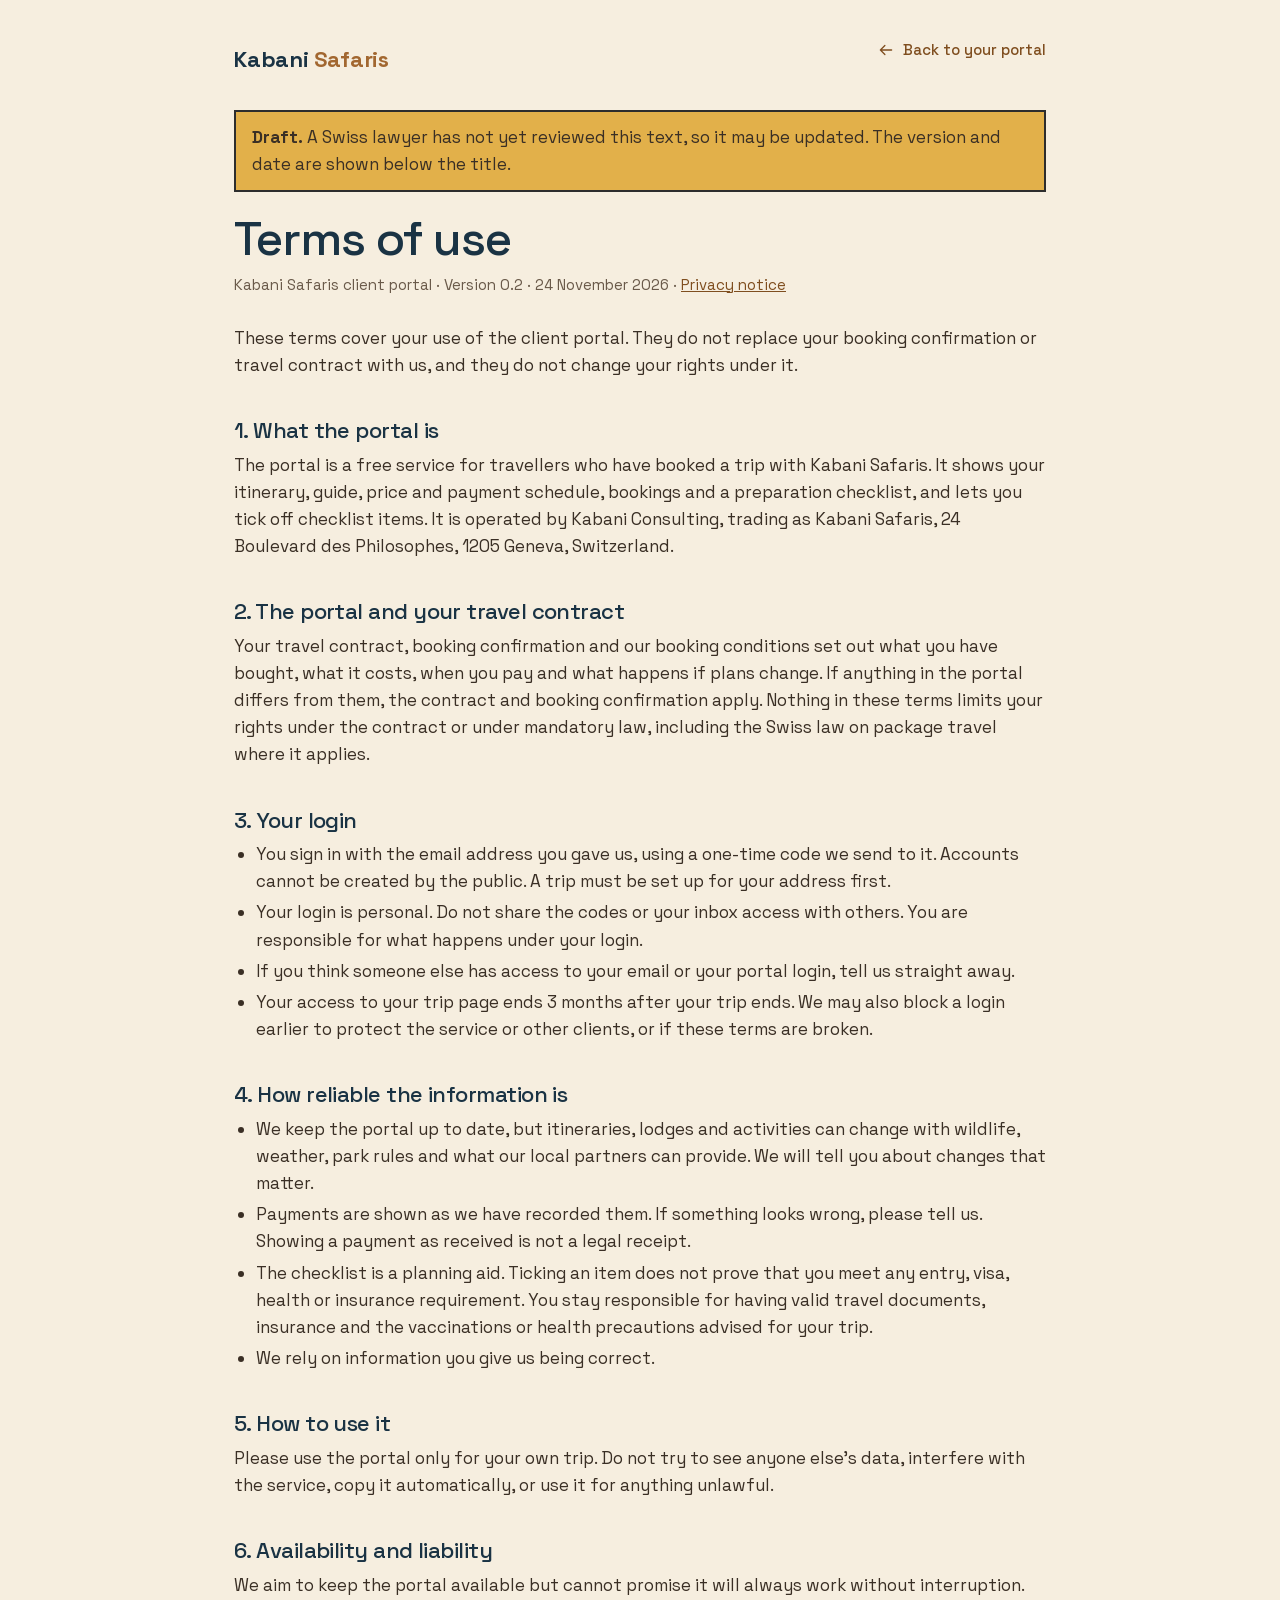
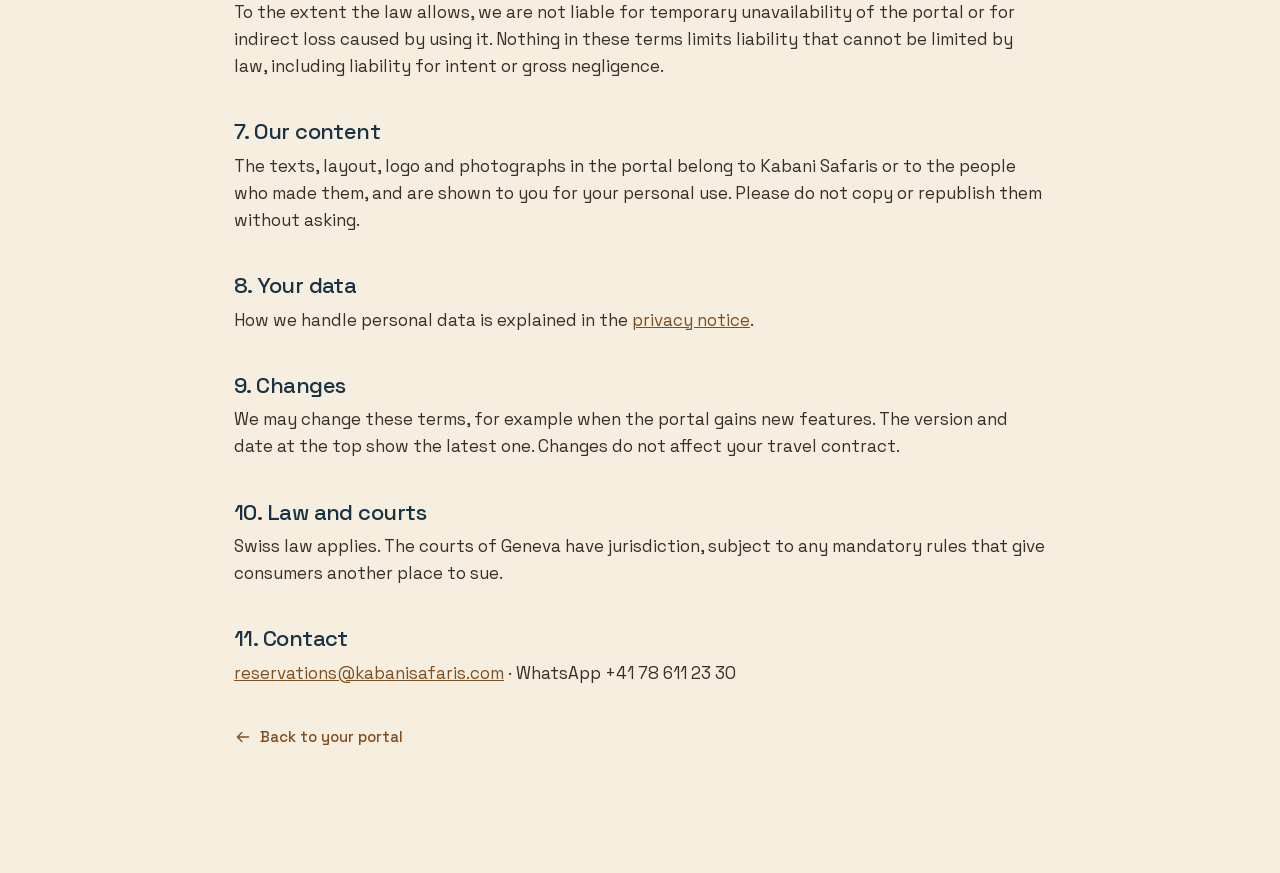
<file: terms.html>
<!DOCTYPE html>
<html lang="en">
<head>
  <meta charset="UTF-8">
  <meta name="viewport" content="width=device-width, initial-scale=1">
  <meta name="robots" content="noindex, nofollow">
  <title>Terms of use — Kabani Safaris</title>
  <link rel="icon" href="favicon.ico">
  <link rel="icon" type="image/png" sizes="32x32" href="favicon-32x32.png">
  <link rel="icon" type="image/png" sizes="16x16" href="favicon-16x16.png">
  <link rel="apple-touch-icon" sizes="180x180" href="apple-touch-icon.png">
  <meta name="description" content="Terms for using the Kabani Safaris client portal.">
  <link rel="stylesheet" href="fonts/fonts.css">
  <link rel="stylesheet" href="portal.css?v=20261124a">
</head>
<body class="legal-body">
  <header class="legal-head">
    <a class="brand" href="index.html">Kabani <span>Safaris</span></a>
    <a class="web-link" href="trip.html" data-icon="arrow-left">Back to your portal</a>
  </header>
  <main class="legal">
    <p class="draft-banner" id="draft"><b>Draft.</b> A Swiss lawyer has not yet reviewed this text, so it may be updated. The version and date are shown below the title.</p>

    <h1>Terms of use</h1>
    <p class="meta">Kabani Safaris client portal · Version 0.2 · 24 November 2026 · <a href="privacy.html">Privacy notice</a></p>

    <p>These terms cover your use of the client portal. They do not replace your booking confirmation or travel contract with us, and they do not change your rights under it.</p>

    <h2 id="what">1. What the portal is</h2>
    <p>The portal is a free service for travellers who have booked a trip with Kabani Safaris. It shows your itinerary, guide, price and payment schedule, bookings and a preparation checklist, and lets you tick off checklist items. It is operated by Kabani Consulting, trading as Kabani Safaris, 24 Boulevard des Philosophes, 1205 Geneva, Switzerland.</p>

    <h2 id="contract">2. The portal and your travel contract</h2>
    <p>Your travel contract, booking confirmation and our booking conditions set out what you have bought, what it costs, when you pay and what happens if plans change. If anything in the portal differs from them, the contract and booking confirmation apply. Nothing in these terms limits your rights under the contract or under mandatory law, including the Swiss law on package travel where it applies.</p>

    <h2 id="access">3. Your login</h2>
    <ul>
      <li>You sign in with the email address you gave us, using a one-time code we send to it. Accounts cannot be created by the public. A trip must be set up for your address first.</li>
      <li>Your login is personal. Do not share the codes or your inbox access with others. You are responsible for what happens under your login.</li>
      <li>If you think someone else has access to your email or your portal login, tell us straight away.</li>
      <li>Your access to your trip page ends 3 months after your trip ends. We may also block a login earlier to protect the service or other clients, or if these terms are broken.</li>
    </ul>

    <h2 id="info">4. How reliable the information is</h2>
    <ul>
      <li>We keep the portal up to date, but itineraries, lodges and activities can change with wildlife, weather, park rules and what our local partners can provide. We will tell you about changes that matter.</li>
      <li>Payments are shown as we have recorded them. If something looks wrong, please tell us. Showing a payment as received is not a legal receipt.</li>
      <li>The checklist is a planning aid. Ticking an item does not prove that you meet any entry, visa, health or insurance requirement. You stay responsible for having valid travel documents, insurance and the vaccinations or health precautions advised for your trip.</li>
      <li>We rely on information you give us being correct.</li>
    </ul>

    <h2 id="use">5. How to use it</h2>
    <p>Please use the portal only for your own trip. Do not try to see anyone else's data, interfere with the service, copy it automatically, or use it for anything unlawful.</p>

    <h2 id="availability">6. Availability and liability</h2>
    <p>We aim to keep the portal available but cannot promise it will always work without interruption. To the extent the law allows, we are not liable for temporary unavailability of the portal or for indirect loss caused by using it. Nothing in these terms limits liability that cannot be limited by law, including liability for intent or gross negligence.</p>

    <h2 id="content">7. Our content</h2>
    <p>The texts, layout, logo and photographs in the portal belong to Kabani Safaris or to the people who made them, and are shown to you for your personal use. Please do not copy or republish them without asking.</p>

    <h2 id="privacy">8. Your data</h2>
    <p>How we handle personal data is explained in the <a href="privacy.html">privacy notice</a>.</p>

    <h2 id="changes">9. Changes</h2>
    <p>We may change these terms, for example when the portal gains new features. The version and date at the top show the latest one. Changes do not affect your travel contract.</p>

    <h2 id="law">10. Law and courts</h2>
    <p>Swiss law applies. The courts of Geneva have jurisdiction, subject to any mandatory rules that give consumers another place to sue.</p>

    <h2 id="contact">11. Contact</h2>
    <p><a href="mailto:reservations@kabanisafaris.com">reservations@kabanisafaris.com</a> · WhatsApp +41 78 611 23 30</p>
    <p style="margin-top:28px"><a class="web-link" href="trip.html" data-icon="arrow-left">Back to your portal</a></p>
  </main>
  <script src="portal.js?v=20261124d"></script>
  <script>
    /* Who is reading? A visitor who came from the main website goes back to the website; everyone else (a client in the
       portal, or someone at the login page) goes back to the portal. The website can also link here with ?from=website. */
    (function () {
      var fromSite = /[?&]from=website\b/.test(location.search) || /^https:\/\/(www\.)?kabanisafaris\.com(\/|$)/.test(document.referrer);
      if (!fromSite) return;
      [].forEach.call(document.querySelectorAll('a.web-link'), function (a) { a.href = 'https://kabanisafaris.com'; a.textContent = 'Back to website'; });
      [].forEach.call(document.querySelectorAll('a[href="terms.html"], a[href="privacy.html"]'), function (a) { a.href = a.getAttribute('href') + '?from=website'; });
    })();
  </script>
</body>
</html>
</file>
<file: fonts/fonts.css>
/* Space Grotesk (SIL Open Font License 1.1), served from this site so visitors' browsers never contact Google. */
@font-face { font-family: 'Space Grotesk'; font-style: normal; font-weight: 300 700; font-display: swap;
  src: url(space-grotesk-vietnamese.woff2) format('woff2');
  unicode-range: U+0102-0103, U+0110-0111, U+0128-0129, U+0168-0169, U+01A0-01A1, U+01AF-01B0, U+0300-0301, U+0303-0304, U+0308-0309, U+0323, U+0329, U+1EA0-1EF9, U+20AB; }
@font-face { font-family: 'Space Grotesk'; font-style: normal; font-weight: 300 700; font-display: swap;
  src: url(space-grotesk-latin-ext.woff2) format('woff2');
  unicode-range: U+0100-02BA, U+02BD-02C5, U+02C7-02CC, U+02CE-02D7, U+02DD-02FF, U+0304, U+0308, U+0329, U+1D00-1DBF, U+1E00-1E9F, U+1EF2-1EFF, U+2020, U+20A0-20AB, U+20AD-20C4, U+2113, U+2C60-2C7F, U+A720-A7FF; }
@font-face { font-family: 'Space Grotesk'; font-style: normal; font-weight: 300 700; font-display: swap;
  src: url(space-grotesk-latin.woff2) format('woff2');
  unicode-range: U+0000-00FF, U+0131, U+0152-0153, U+02BB-02BC, U+02C6, U+02DA, U+02DC, U+0304, U+0308, U+0329, U+2000-206F, U+20AC, U+2122, U+2191, U+2193, U+2212, U+2215, U+FEFF, U+FFFD; }
</file>
<file: portal.css>
/* Kabani Safaris portal prototype. Same look as kabanisafaris.com: Space Grotesk, tan / green / ochre / navy, 2px dark borders, hard shadows. */
*, *::before, *::after { box-sizing: border-box; margin: 0; padding: 0; }
:root {
  --tan: #A26730; --tan-light: #C4915A; --tan-pale: #E8D4BB; --tan-text: #7F4E1F;
  --navy: #2C5064; --navy-dark: #1A3344; --green: #4D7338; --green-dark: #354F28; --ochre: #E2B04A;
  --dark: #2D2D2D; --ink: #3A2F25; --off-white: #FAF7F2; --cream: #F6EEDF; --muted: #6A5A4A; --line: rgba(45,45,45,0.18);
  --ease: cubic-bezier(0.22, 1, 0.36, 1);
}
html { scroll-behavior: smooth; -webkit-text-size-adjust: 100%; -webkit-tap-highlight-color: transparent; }
body { font-family: 'Space Grotesk', sans-serif; background: var(--cream); color: var(--dark); padding-left: 320px; line-height: 1.5; }
a { color: inherit; }
button { font: inherit; color: inherit; cursor: pointer; touch-action: manipulation; }
svg.i { width: 1em; height: 1em; display: block; flex: none; fill: none; stroke: currentColor; stroke-width: 1.75; stroke-linecap: round; stroke-linejoin: round; }
::selection { background: var(--ochre); color: var(--navy-dark); }
:focus-visible { outline: 3px solid var(--ochre); outline-offset: 3px; }
input, textarea, select { font: inherit; font-size: 16px; color: var(--ink); }

/* ---- sidebar (same as the website) ---- */
.sidebar { position: fixed; inset: 0 auto 0 0; width: 320px; z-index: 100; background: var(--navy-dark); display: flex; flex-direction: column; padding: 48px 40px 40px; overflow-y: auto; border-right: 1px solid rgba(255,255,255,0.06); }
.sidebar-logo { font-size: 22px; font-weight: 600; letter-spacing: -0.01em; text-decoration: none; color: #fff; line-height: 1.3; white-space: nowrap; }
.sidebar-logo span { color: var(--tan-light); }
.sidebar-sub { margin: 4px 0 44px; font-size: 13px; color: rgba(255,255,255,0.5); letter-spacing: 0.04em; }
.sidebar-nav { display: flex; flex-direction: column; flex: 1; }
.sidebar-nav a { font-size: 14px; font-weight: 500; letter-spacing: 0.1em; text-transform: uppercase; color: rgba(255,255,255,0.45); text-decoration: none; padding: 15px 0; border-bottom: 1px solid rgba(255,255,255,0.07); transition: color .2s; }
.sidebar-nav a:first-child { border-top: 1px solid rgba(255,255,255,0.07); }
.sidebar-nav a:hover, .sidebar-nav a.active { color: #fff; }
.sidebar-nav a.gold { color: var(--tan-light); }
.sidebar-foot { margin-top: 28px; font-size: 12px; color: rgba(255,255,255,0.42); line-height: 1.7; word-break: break-word; }
.sidebar-foot a { color: rgba(255,255,255,0.7); }
.menu-toggle, .sidebar-close, .sidebar-backdrop { display: none; }

/* ---- layout ---- */
.proto-strip { margin: 0 -56px; background: var(--ochre); color: var(--navy-dark); font-size: 13px; font-weight: 600; letter-spacing: 0.04em; text-align: center; padding: 8px 16px; }
main { padding: 0 56px 96px; }
.wrap { max-width: 980px; margin: 0 auto; }
section { padding: 72px 0 8px; scroll-margin-top: 8px; }
h1 { font-size: clamp(40px, 5.6vw, 72px); font-weight: 500; line-height: 1.02; letter-spacing: -0.03em; text-wrap: balance; }
h2 { font-size: clamp(28px, 3.4vw, 44px); font-weight: 500; line-height: 1.08; letter-spacing: -0.025em; text-wrap: balance; }
h3 { font-size: 20px; font-weight: 600; letter-spacing: -0.01em; }
.lede { font-size: clamp(17px, 1.8vw, 20px); line-height: 1.55; color: #5A4A3B; max-width: 60ch; margin-top: 14px; }
.sec-head { margin-bottom: 32px; }

/* ---- cards and chips ---- */
.card { background: var(--off-white); border: 2px solid var(--dark); box-shadow: 6px 6px 0 var(--dark); padding: 26px 28px; }
.chip { white-space: nowrap; display: inline-flex; align-items: center; gap: 6px; padding: 5px 11px; border-radius: 999px; font-size: 12px; font-weight: 600; letter-spacing: 0.06em; text-transform: uppercase; line-height: 1; border: 2px solid var(--dark); background: var(--tan-pale); color: var(--ink); }
.chip.ok { background: var(--green); border-color: var(--green-dark); color: #fff; }
.chip.wait { background: var(--ochre); border-color: #9A7420; color: var(--navy-dark); }
.chip svg { width: 13px; height: 13px; }
.badge { width: 46px; height: 46px; border-radius: 50%; background: var(--tan-pale); border: 2px solid var(--green-dark); color: var(--green-dark); display: grid; place-items: center; flex: none; }
.badge svg { width: 23px; height: 23px; }
.btn { display: inline-flex; align-items: center; justify-content: center; gap: 10px; min-height: 48px; padding: 0 26px; background: var(--tan); color: #fff; border: 2px solid var(--dark); font-size: 14px; font-weight: 600; letter-spacing: 0.08em; text-transform: uppercase; text-decoration: none; transition: transform .15s var(--ease), background .2s; }
.btn svg { width: 18px; height: 18px; }
.btn:active { transform: scale(0.97); }
.btn.green { background: var(--green-dark); }
.btn.ghost { background: var(--off-white); color: var(--ink); }
.btn.small { min-height: 40px; padding: 0 16px; font-size: 13px; }
@media (hover: hover) and (pointer: fine) { .btn:hover { background: #85521F; } .btn.green:hover { background: var(--green); } .btn.ghost:hover { background: var(--tan-pale); } }
.bar { height: 14px; background: var(--tan-pale); border: 2px solid var(--dark); overflow: hidden; }
.bar > i { display: block; height: 100%; width: 0; background: var(--green); transition: width 1s var(--ease); }
.bar.gold > i { background: var(--ochre); }

/* ---- overview ---- */
.hero { position: relative; margin: 0 -56px; padding: 88px 56px 56px; color: #fff; background: linear-gradient(180deg, rgba(26,51,68,0.55), rgba(26,51,68,0.92)), #1a2b36 url('/images/photography/calm-before-storm-1600.jpg') center/cover; }
.hero-in { max-width: 980px; margin: 0 auto; }
.hero h1 { color: #fff; }
.hero h1 em { font-style: normal; color: var(--tan-light); }
.hero .lede { color: rgba(255,255,255,0.82); }
.hero-grid { display: grid; grid-template-columns: minmax(0, 1.15fr) minmax(0, 1fr); gap: 32px; align-items: end; margin-top: 44px; }
.count { background: rgba(26,51,68,0.7); border: 2px solid rgba(255,255,255,0.35); padding: 22px 26px; backdrop-filter: blur(6px); }
.count b { display: block; font-size: clamp(56px, 7vw, 92px); font-weight: 500; line-height: 0.95; letter-spacing: -0.04em; color: var(--ochre); font-variant-numeric: tabular-nums; }
.count span { display: block; margin-top: 8px; font-size: 17px; color: rgba(255,255,255,0.88); }
.ready { display: flex; align-items: center; gap: 22px; background: var(--off-white); border: 2px solid var(--dark); box-shadow: 6px 6px 0 var(--dark); color: var(--dark); padding: 20px 24px; }
.ring { position: relative; width: 112px; height: 112px; flex: none; }
.ring svg { width: 100%; height: 100%; transform: rotate(-90deg); }
.ring circle { fill: none; stroke-width: 11; }
.ring .bg { stroke: var(--tan-pale); }
.ring .fg { stroke: var(--green); stroke-linecap: round; stroke-dasharray: 289; stroke-dashoffset: 289; transition: stroke-dashoffset 1.2s var(--ease); }
.ring strong { position: absolute; inset: 0; display: grid; place-items: center; font-size: 28px; font-weight: 600; letter-spacing: -0.03em; font-variant-numeric: tabular-nums; }
.ready h3 { font-size: 22px; }
.ready p { font-size: 15px; color: var(--muted); margin-top: 4px; }
.stats { display: grid; grid-template-columns: repeat(4, minmax(0, 1fr)); gap: 16px; margin-top: 28px; }
.stat { border: 2px solid rgba(255,255,255,0.35); padding: 14px 16px; background: rgba(26,51,68,0.55); }
.stat b { display: block; font-size: 34px; font-weight: 500; letter-spacing: -0.03em; line-height: 1; }
.stat span { font-size: 14px; color: rgba(255,255,255,0.78); }
.stamps { display: grid; grid-template-columns: repeat(4, minmax(0, 1fr)); gap: 16px; margin-top: 36px; }
.stamp { text-align: center; padding: 18px 10px 16px; border: 2px dashed rgba(45,45,45,0.45); background: transparent; color: var(--muted); transition: background .3s, border-color .3s; }
.stamp .badge { margin: 0 auto 10px; width: 56px; height: 56px; background: transparent; border: 2px dashed rgba(45,45,45,0.4); color: rgba(45,45,45,0.5); }
.stamp b { display: block; font-size: 15px; font-weight: 600; color: var(--ink); }
.stamp span { display: block; font-size: 13px; margin-top: 2px; }
.stamp.earned { border: 2px solid var(--dark); background: var(--off-white); box-shadow: 4px 4px 0 var(--dark); color: var(--green-dark); }
.stamp.earned .badge { background: var(--green); border: 2px solid var(--green-dark); color: #fff; animation: stamp-in .6s var(--ease) both; }
@keyframes stamp-in { from { transform: scale(1.5) rotate(-14deg); opacity: 0; } to { transform: none; opacity: 1; } }

/* ---- itinerary ---- */
.timeline { position: relative; display: grid; gap: 16px; }
.timeline::before { content: ''; position: absolute; left: 21px; top: 14px; bottom: 14px; width: 2px; background: var(--tan-pale); }
.day { position: relative; margin-left: 56px; background: var(--off-white); border: 2px solid var(--dark); }
.day::before { content: ''; position: absolute; left: -45px; top: 22px; width: 18px; height: 18px; border-radius: 50%; background: var(--off-white); border: 3px solid var(--tan); }
.day[open] { box-shadow: 6px 6px 0 var(--dark); }
.day summary { list-style: none; cursor: pointer; display: grid; grid-template-columns: auto 1fr auto; gap: 16px; align-items: center; padding: 18px 20px; min-height: 64px; }
.day summary::-webkit-details-marker { display: none; }
.day-no { font-size: 13px; font-weight: 600; letter-spacing: 0.1em; text-transform: uppercase; color: var(--tan-text); white-space: nowrap; }
.day-title { font-size: 19px; font-weight: 500; letter-spacing: -0.01em; line-height: 1.25; }
.day-date { display: block; font-size: 14px; color: var(--muted); margin-top: 2px; }
.day summary svg { width: 22px; height: 22px; transition: transform .25s var(--ease); }
.day[open] summary svg { transform: rotate(180deg); }
.day-body { padding: 0 20px 22px; }
.day-body p { font-size: 17px; line-height: 1.7; color: var(--ink); max-width: 62ch; }
.day-meta { display: flex; flex-wrap: wrap; gap: 10px 28px; margin-top: 16px; padding-top: 14px; border-top: 1px solid var(--line); font-size: 15px; }
.day-meta div { display: flex; align-items: center; gap: 10px; }
.day-meta svg { width: 20px; height: 20px; color: var(--green-dark); }
.day-meta small { display: block; font-size: 11px; font-weight: 600; letter-spacing: 0.14em; text-transform: uppercase; color: var(--tan-text); }

/* ---- guide, pricing ---- */
.guide { display: grid; grid-template-columns: auto 1fr; gap: 26px; align-items: start; }
.avatar { overflow: hidden; width: 96px; height: 96px; border-radius: 50%; background: var(--tan-pale); border: 2px solid var(--green-dark); display: grid; place-items: center; font-size: 36px; font-weight: 500; color: var(--green-dark); }
.guide p { font-size: 17px; line-height: 1.7; color: var(--ink); margin-top: 8px; max-width: 60ch; }
.tags { display: flex; flex-wrap: wrap; gap: 8px; margin-top: 16px; }
.price-top { display: grid; grid-template-columns: minmax(0, 1fr) minmax(0, 1fr); gap: 28px; align-items: center; }
.price-total { font-size: clamp(40px, 5vw, 60px); font-weight: 500; letter-spacing: -0.03em; line-height: 1; font-variant-numeric: tabular-nums; }
.price-note { color: var(--muted); margin-top: 8px; font-size: 15px; }
.pay-meta { display: flex; justify-content: space-between; gap: 12px; margin-top: 10px; font-size: 15px; font-variant-numeric: tabular-nums; flex-wrap: wrap; }
.inst { margin-top: 22px; display: grid; gap: 0; }
.inst > div { display: flex; align-items: center; justify-content: space-between; gap: 14px; padding: 14px 0; border-top: 1px solid var(--line); font-size: 16px; flex-wrap: wrap; }
.inst small { display: block; color: var(--muted); font-size: 14px; }
.two { display: grid; grid-template-columns: repeat(2, minmax(0, 1fr)); gap: 28px; margin-top: 28px; }
.list { list-style: none; display: grid; gap: 12px; margin-top: 14px; }
.list li { display: flex; gap: 12px; align-items: flex-start; font-size: 16px; line-height: 1.5; }
.list svg { width: 20px; height: 20px; margin-top: 2px; color: var(--green-dark); }
.list.no svg { color: var(--tan-text); }

/* ---- your trip ---- */
.book { display: grid; gap: 0; }
.book > div { display: flex; align-items: center; gap: 16px; padding: 14px 0; border-top: 1px solid var(--line); }
.book > div:first-child { border-top: 0; padding-top: 0; }
.book b { display: block; font-size: 17px; font-weight: 500; }
.book small { color: var(--muted); font-size: 14px; }
.book .chip { margin-left: auto; }
.todo-head { display: flex; align-items: baseline; justify-content: space-between; gap: 16px; margin-bottom: 12px; flex-wrap: wrap; }
.todo-count { font-size: 15px; color: var(--muted); font-variant-numeric: tabular-nums; }
.group { margin-top: 26px; }
.group h4 { font-size: 15px; font-weight: 600; letter-spacing: 0.08em; text-transform: uppercase; color: var(--tan-text); display: flex; justify-content: space-between; gap: 12px; margin-bottom: 4px; }
.todo { display: flex; gap: 14px; align-items: flex-start; width: 100%; text-align: left; background: none; border: 0; border-top: 1px solid var(--line); padding: 14px 4px; min-height: 56px; }
.todo .box { width: 26px; height: 26px; border: 2px solid var(--dark); background: #fff; display: grid; place-items: center; flex: none; margin-top: 1px; transition: background .2s, transform .2s var(--ease); }
.todo .box svg { width: 16px; height: 16px; stroke-width: 2.5; color: #fff; opacity: 0; }
.todo b { display: block; font-size: 17px; font-weight: 500; }
.todo small { color: var(--muted); font-size: 14px; line-height: 1.45; }
.todo.done .box { background: var(--green); border-color: var(--green-dark); transform: scale(1.06); }
.todo.done .box svg { opacity: 1; }
.todo.done b { text-decoration: line-through; text-decoration-color: rgba(45,45,45,0.4); color: var(--muted); }
@media (hover: hover) and (pointer: fine) { .todo:hover .box { background: var(--tan-pale); } .todo.done:hover .box { background: var(--green); } }

/* ---- esim, contact ---- */
.esim { display: grid; grid-template-columns: auto 1fr auto; gap: 22px; align-items: center; background: var(--navy-dark); color: #fff; border: 2px solid var(--dark); box-shadow: 6px 6px 0 var(--tan); padding: 26px 28px; }
.esim .badge { background: var(--tan-pale); }
.esim h3 { font-size: 24px; font-weight: 500; }
.esim p { color: rgba(255,255,255,0.82); margin-top: 4px; font-size: 16px; }
.contact { display: grid; grid-template-columns: repeat(2, minmax(0, 1fr)); gap: 20px; }
.contact a { display: flex; align-items: center; gap: 16px; text-decoration: none; min-height: 84px; }
.contact b { display: block; font-size: 18px; font-weight: 500; }
.contact small { color: var(--muted); font-size: 14px; }
.fine { margin-top: 28px; color: var(--muted); font-size: 14px; line-height: 1.6; max-width: 70ch; }
.fine a { color: var(--tan-text); }

/* ---- login ---- */
.login-body { padding: 0; min-height: 100vh; min-height: 100dvh; display: grid; grid-template-columns: minmax(0, 1fr) minmax(0, 1fr); }
.login-art { position: relative; overflow: hidden; background: #1a2b36 url('media/login-poster.jpg') center/cover; color: #fff; padding: 56px 56px 48px; display: flex; flex-direction: column; justify-content: flex-start; }
.login-art video { position: absolute; z-index: 0; inset: 0; width: 100%; height: 100%; object-fit: cover; }
.login-art::after { content: ''; position: absolute; inset: 0; background: linear-gradient(180deg, rgba(26,51,68,0.94) 0%, rgba(26,51,68,0.82) 30%, rgba(26,51,68,0.4) 55%, rgba(26,51,68,0.08) 100%); pointer-events: none; z-index: 1; }
.login-art > :not(video) { position: relative; z-index: 2; }
.login-art .sidebar-logo { font-size: clamp(34px, 3.6vw, 52px); letter-spacing: -0.02em; line-height: 1.1; }
.login-art h1 { margin-top: 28px; font-size: clamp(30px, 3.2vw, 46px); }
.login-art p { margin-top: 14px; color: rgba(255,255,255,0.9); font-size: 18px; max-width: 34ch; }
.login-pane { display: grid; place-items: center; padding: 40px 24px; }
.login-card { width: 100%; max-width: 440px; }
.login-card h2 { font-size: 34px; }
.login-card .lede { font-size: 17px; margin-bottom: 28px; }
.sso { display: grid; gap: 12px; }
.sso .btn { width: 100%; justify-content: flex-start; background: var(--off-white); color: var(--ink); letter-spacing: 0.02em; text-transform: none; font-size: 16px; padding: 0 20px; box-shadow: 4px 4px 0 var(--dark); }
.sso .btn svg { width: 22px; height: 22px; }
.or { display: flex; align-items: center; gap: 14px; margin: 22px 0; color: var(--muted); font-size: 14px; }
.or::before, .or::after { content: ''; flex: 1; height: 1px; background: var(--line); }
.field { display: grid; gap: 6px; margin-bottom: 14px; }
.field label { font-size: 12px; font-weight: 600; letter-spacing: 0.14em; text-transform: uppercase; color: var(--tan-text); }
.field input, .field textarea, .field select { width: 100%; min-height: 48px; padding: 10px 14px; background: #fff; border: 2px solid var(--dark); border-radius: 0; }
.field textarea { min-height: 110px; line-height: 1.55; resize: vertical; }
.field input:focus, .field textarea:focus, .field select:focus { outline: 3px solid var(--ochre); outline-offset: 0; }
.hint { font-size: 14px; color: var(--muted); line-height: 1.55; margin-top: 18px; }
.hint a { color: var(--tan-text); }

/* ---- admin ---- */
.table { width: 100%; border-collapse: collapse; font-size: 16px; }
.table th { text-align: left; font-size: 12px; font-weight: 600; letter-spacing: 0.14em; text-transform: uppercase; color: var(--tan-text); padding: 0 12px 12px 0; }
.table td { padding: 14px 12px 14px 0; border-top: 1px solid var(--line); vertical-align: middle; }
.table .bar { height: 10px; min-width: 90px; }
.form-grid { display: grid; grid-template-columns: repeat(2, minmax(0, 1fr)); gap: 0 20px; }
.stack { display: grid; gap: 28px; margin-top: 28px; }
.day-edit { border-top: 1px solid var(--line); padding: 18px 0; display: grid; gap: 4px; }
.day-edit-head { display: flex; justify-content: space-between; align-items: center; gap: 12px; margin-bottom: 8px; }
.day-edit-head b { font-size: 15px; letter-spacing: 0.1em; text-transform: uppercase; color: var(--tan-text); }
.row { display: flex; gap: 12px; flex-wrap: wrap; align-items: center; }
.pay-row { display: grid; grid-template-columns: 1fr 1fr 1.4fr auto; gap: 10px; align-items: end; padding: 12px 0; border-top: 1px solid var(--line); }
.pay-row .field { margin: 0; }
.check { display: flex; gap: 12px; align-items: center; min-height: 44px; font-size: 16px; }
.check input { width: 22px; height: 22px; accent-color: var(--green); }
.savebar { position: sticky; bottom: 0; z-index: 20; display: flex; gap: 12px; flex-wrap: wrap; align-items: center; justify-content: space-between; margin: 36px -56px 0; padding: 14px 56px; background: var(--off-white); border-top: 2px solid var(--dark); }
.toast { position: fixed; left: 50%; bottom: 28px; transform: translate(-50%, 20px); opacity: 0; z-index: 300; background: var(--navy-dark); color: #fff; border: 2px solid var(--dark); box-shadow: 4px 4px 0 var(--tan); padding: 14px 20px; font-size: 16px; max-width: min(92vw, 460px); transition: opacity .25s, transform .3s var(--ease); pointer-events: none; }
.toast.show { opacity: 1; transform: translate(-50%, 0); }

/* ---- responsive ---- */
@media (max-width: 1100px) {
  .hero-grid, .price-top, .two, .contact, .form-grid { grid-template-columns: 1fr; }
  .stamps { grid-template-columns: repeat(2, minmax(0, 1fr)); }
}
@media (max-width: 960px) {
  .login-body { grid-template-columns: 1fr; }
  .login-art { min-height: 250px; padding: 28px 24px; }
  .login-art .sidebar-logo { font-size: 32px; }
  .login-art h1 { margin-top: 14px; font-size: 26px; }
  .login-art p { display: none; }
}
@media (max-width: 768px) {
  body { padding-left: 0; }
  main { padding: 0 20px 72px; }
  .proto-strip { margin: 0 -20px; padding: 14px 16px 14px 124px; text-align: left; min-height: 56px; display: flex; align-items: center; font-size: 12px; line-height: 1.3; }
  .hero { margin: 0 -20px; padding: 84px 20px 40px; }
  section { padding-top: 56px; }
  .card { padding: 20px 18px; box-shadow: 4px 4px 0 var(--dark); }
  .ready { padding: 16px; gap: 16px; box-shadow: 4px 4px 0 var(--dark); }
  .ring { width: 92px; height: 92px; }
  .ring strong { font-size: 23px; }
  .timeline::before { left: 11px; }
  .day { margin-left: 34px; }
  .day::before { left: -31px; width: 14px; height: 14px; top: 24px; }
  .day summary { grid-template-columns: 1fr auto; padding: 16px; }
  .day-no { grid-column: 1 / -1; }
  .day-body { padding: 0 16px 20px; }
  .guide { grid-template-columns: 1fr; }
  .esim { grid-template-columns: 1fr; }
  .pay-row { grid-template-columns: 1fr 1fr; }
  .savebar { margin: 28px -20px 0; padding: 12px 20px; }
  .table-wrap { overflow-x: auto; margin: 0 -18px; padding: 0 18px; }
  .menu-toggle { position: fixed; top: 14px; left: 14px; z-index: 90; display: inline-flex; align-items: center; gap: 10px; padding: 13px 16px 13px 14px; border: 1px solid rgba(255,255,255,0.18); border-radius: 999px; background: var(--navy-dark); color: #fff; font: 600 13px/1 'Space Grotesk', sans-serif; letter-spacing: 0.08em; text-transform: uppercase; box-shadow: 0 6px 18px rgba(0,0,0,0.25); }
  .menu-toggle svg { width: 18px; height: 18px; }
  .sidebar { width: min(86vw, 320px); z-index: 130; transform: translateX(-102%); visibility: hidden; transition: transform .32s var(--ease), visibility 0s .32s; }
  .sidebar.open { transform: none; visibility: visible; box-shadow: 12px 0 40px rgba(0,0,0,0.35); transition: transform .32s var(--ease), visibility 0s; }
  .sidebar-close { display: flex; position: absolute; top: 14px; right: 14px; width: 40px; height: 40px; align-items: center; justify-content: center; border-radius: 50%; border: 1px solid rgba(255,255,255,0.2); background: transparent; color: #fff; }
  .sidebar-close svg { width: 18px; height: 18px; }
  .sidebar-backdrop { display: block; position: fixed; inset: 0; z-index: 120; background: rgba(8,16,22,0.55); opacity: 0; pointer-events: none; transition: opacity .3s; }
  .sidebar-backdrop.show { opacity: 1; pointer-events: auto; }
  body.menu-open { overflow: hidden; }
}
@media (max-width: 480px) { .stat b { font-size: 28px; } .stamp { padding: 14px 6px; } }
@media (pointer: coarse) { .btn.small { min-height: 44px; } .day summary { min-height: 68px; } }
@media (prefers-reduced-motion: reduce) { *, *::before, *::after { animation: none !important; transition: none !important; scroll-behavior: auto !important; } }

.avatar img { width: 100%; height: 100%; object-fit: cover; display: block; }

.todo.ro { cursor: default; pointer-events: none; }


/* ================= reminders, filters and editors (added) ================= */
:root { --alert: #B33A24; --alert-dark: #7E2414; }
.sr { position: absolute; width: 1px; height: 1px; overflow: hidden; clip: rect(0 0 0 0); white-space: nowrap; }
.chip.soon { background: var(--ochre); border-color: #9A7420; color: var(--navy-dark); }
.chip.late { background: var(--alert); border-color: var(--alert-dark); color: #fff; }
.chip .dot { width: 8px; height: 8px; border-radius: 50%; background: currentColor; flex: none; }
.chip.late .dot { animation: dot-pulse 1.8s ease-in-out infinite; }
@keyframes dot-pulse { 0%, 100% { opacity: 1; transform: scale(1); } 50% { opacity: .45; transform: scale(.7); } }

/* client: needs-attention card, nav dots, signals on checklist rows */
.attn { margin-top: 36px; }
.attn-head { display: flex; align-items: center; gap: 14px; }
.attn-head .badge { background: var(--ochre); border-color: #9A7420; color: var(--navy-dark); }
.attn-head.late .badge { background: var(--alert); border-color: var(--alert-dark); color: #fff; }
.attn-head h3 { font-size: 22px; }
.attn-head p { font-size: 15px; color: var(--muted); }
.attn ul { list-style: none; margin-top: 16px; }
.attn li a { display: flex; align-items: center; gap: 14px; flex-wrap: wrap; padding: 13px 0; border-top: 1px solid var(--line); text-decoration: none; font-size: 17px; font-weight: 500; min-height: 52px; }
.attn li a span.l { flex: 1; min-width: 160px; }
.attn li a svg { width: 20px; height: 20px; color: var(--tan-text); }
@media (hover: hover) and (pointer: fine) { .attn li a:hover span.l { text-decoration: underline; text-underline-offset: 4px; } }
.sidebar-nav a { position: relative; }
.nav-dot { position: absolute; right: 2px; top: 50%; width: 10px; height: 10px; margin-top: -5px; border-radius: 50%; background: var(--ochre); box-shadow: 0 0 0 3px rgba(226,176,74,0.25); }
.nav-dot.late { background: #E2573F; box-shadow: 0 0 0 3px rgba(226,87,63,0.28); }
.todo > span:nth-child(2) { flex: 1; min-width: 0; }
.todo .sig { flex: none; margin-left: auto; padding-left: 8px; align-self: flex-start; }
.todo.done .sig { display: none; }
.inst .sub { display: block; }

/* prototype date tool */
.proto-date { margin: 0 -56px; background: var(--navy-dark); color: #fff; padding: 10px 56px; display: flex; flex-wrap: wrap; align-items: center; gap: 10px 14px; font-size: 13px; letter-spacing: 0.02em; }
.proto-date label { font-weight: 600; }
.proto-date input { font-size: 16px; min-height: 40px; padding: 4px 10px; border: 2px solid #fff; background: #fff; border-radius: 0; }
.proto-date .btn.ghost { min-height: 40px; padding: 0 12px; font-size: 12px; letter-spacing: 0.04em; }
.pd-note { flex-basis: 100%; color: var(--ochre); font-weight: 500; }
.pd-note:empty { display: none; }

/* admin: filters and list */
.filters { display: grid; grid-template-columns: repeat(4, minmax(0, 1fr)); gap: 0 16px; }
.filters .field select { appearance: none; -webkit-appearance: none; background: #fff url("data:image/svg+xml,%3Csvg xmlns='http://www.w3.org/2000/svg' viewBox='0 0 24 24' fill='none' stroke='%232D2D2D' stroke-width='1.75' stroke-linecap='round' stroke-linejoin='round'%3E%3Cpath d='M6 9l6 6 6-6'/%3E%3C/svg%3E") no-repeat right 12px center / 20px; padding-right: 40px; }
.field select { appearance: none; -webkit-appearance: none; background: #fff url("data:image/svg+xml,%3Csvg xmlns='http://www.w3.org/2000/svg' viewBox='0 0 24 24' fill='none' stroke='%232D2D2D' stroke-width='1.75' stroke-linecap='round' stroke-linejoin='round'%3E%3Cpath d='M6 9l6 6 6-6'/%3E%3C/svg%3E") no-repeat right 12px center / 20px; padding-right: 40px; }
.filter-foot { display: flex; align-items: center; justify-content: space-between; gap: 12px; margin: 2px 0 18px; }
.table td .sub { display: block; font-size: 13px; color: var(--muted); }
.table tr.is-open td { background: rgba(77,115,56,0.08); }
.table .empty { text-align: center; color: var(--muted); padding: 28px 0; }
.table-wrap { overflow-x: auto; position: relative; }

/* admin: payments */
.form-grid.three { grid-template-columns: repeat(3, minmax(0, 1fr)); align-items: end; }
.pay-row { grid-template-columns: minmax(0, 1fr) minmax(0, 1fr) minmax(0, 1.4fr) auto; }
.pay-head { grid-column: 1 / -1; display: flex; align-items: center; gap: 12px; flex-wrap: wrap; }
.pay-head b { font-size: 15px; letter-spacing: 0.1em; text-transform: uppercase; color: var(--tan-text); }
.pay-head .rm-pay { margin-left: auto; }
.pay-row.auto { background: rgba(232,212,187,0.35); margin: 0 -28px; padding: 14px 28px; }
input[readonly] { background: var(--tan-pale) !important; color: var(--ink); cursor: default; }
input[readonly]:focus { outline: none !important; }

/* admin: one line per entry */
.lines { display: grid; gap: 10px; margin: 16px 0; }
.line { display: grid; grid-template-columns: 24px minmax(0, 1fr) 44px; gap: 8px; align-items: start; }
.line .ln { font-size: 14px; font-weight: 600; color: var(--tan-text); text-align: right; padding-top: 13px; font-variant-numeric: tabular-nums; }
.line textarea { width: 100%; min-height: 48px; padding: 11px 14px; background: #fff; border: 2px solid var(--dark); border-radius: 0; resize: none; overflow: hidden; line-height: 1.4; }
.line textarea:focus { outline: 3px solid var(--ochre); outline-offset: 0; }
.icon-btn { width: 44px; height: 48px; display: inline-grid; place-items: center; background: var(--off-white); border: 2px solid var(--dark); color: var(--ink); flex: none; transition: transform .15s var(--ease), background .2s; }
.icon-btn svg { width: 18px; height: 18px; }
.icon-btn:active { transform: scale(0.95); }
@media (hover: hover) and (pointer: fine) { .icon-btn:hover { background: var(--tan-pale); } }

/* admin: bookings */
.bk { display: grid; grid-template-columns: minmax(0, 1.2fr) minmax(0, 1.6fr) 120px auto 44px; gap: 10px; align-items: end; padding: 14px 0; border-top: 1px solid var(--line); }
.bk:first-child { border-top: 0; padding-top: 0; }
.bk .field { margin: 0; }
.bk .check { min-height: 48px; }

/* admin: checklist editor */
.gedit { margin-top: 30px; }
.gedit:first-child { margin-top: 24px; }
.gedit-head { display: grid; grid-template-columns: minmax(0, 1fr) auto auto; gap: 14px; align-items: end; }
.gedit-head .field { margin: 0; }
.gedit-head .todo-count { padding-bottom: 12px; }
.ci-cols { display: grid; grid-template-columns: minmax(0, 1fr) 104px 104px 44px; gap: 10px; margin-top: 18px; padding-bottom: 8px; font-size: 11px; font-weight: 600; letter-spacing: 0.12em; text-transform: uppercase; color: var(--tan-text); }
.ci-cols small { display: block; font-size: 10px; letter-spacing: 0.06em; text-transform: none; color: var(--muted); font-weight: 400; }
.ci { display: grid; grid-template-columns: minmax(0, 1fr) 104px 104px 44px; gap: 8px 10px; padding: 14px 0; border-top: 1px solid var(--line); align-items: start; }
.ci .field { margin: 0; }
.ci-main { grid-column: 1; grid-row: 1 / 3; display: grid; gap: 8px; }
.ci-due { grid-column: 2; grid-row: 1; }
.ci-warn { grid-column: 3; grid-row: 1; }
.ci-x { grid-column: 4; grid-row: 1; }
.ci-auto { grid-column: 2 / 5; grid-row: 1; font-size: 14px; color: var(--muted); line-height: 1.4; padding-top: 4px; }
.ci-state { grid-column: 2 / 5; grid-row: 2; align-self: center; }
.ci-hint { grid-column: 1 / -1; font-size: 13px; color: var(--muted); }
.ci-hint[hidden] { display: none; }
.m-label { display: none; }
.field .m-label { font-size: 12px; font-weight: 600; letter-spacing: 0.14em; text-transform: uppercase; color: var(--tan-text); }

@media (max-width: 1100px) {
  .filters { grid-template-columns: repeat(2, minmax(0, 1fr)); }
  .form-grid.three { grid-template-columns: 1fr; }
  .bk { grid-template-columns: 1fr 1fr; }
  .bk .check { grid-column: 1; }
  .bk .rm-book { grid-column: 2; justify-self: end; }
}
@media (max-width: 768px) {
  .proto-date { margin: 0 -20px; padding: 10px 20px; }
  .todo { flex-wrap: wrap; }
  .todo > span:nth-child(2) { flex: 1 1 calc(100% - 44px); }
  .todo .sig { flex: 1 1 100%; margin-left: 40px; padding: 2px 0 0; order: 3; }
  .todo .sig:empty { display: none; }
  .attn li a span.l { flex: 1 1 100%; min-width: 0; }
  .attn li a svg { margin-left: auto; }
  .filters { grid-template-columns: 1fr; }
  .savebar { gap: 8px; }
  .savebar > .row { width: 100%; gap: 8px; flex-wrap: nowrap; }
  .savebar .btn { flex: 1 1 auto; padding: 0 8px; font-size: 12px; letter-spacing: 0.04em; white-space: nowrap; }
  .savebar .btn svg, #reset { display: none; }
  .pay-row, .pay-row.auto { grid-template-columns: 1fr 1fr; }
  .pay-row .field:nth-child(4) { grid-column: 1 / -1; }
  .pay-row > div:nth-child(5) { grid-column: 1 / -1; }
  .pay-row.auto { margin: 0 -18px; padding: 14px 18px; }
  .ci-cols { display: none; }
  .m-label { display: block; }
  .ci { grid-template-columns: 1fr 1fr; }
  .ci-main { grid-column: 1 / -1; grid-row: auto; }
  .ci-due { grid-column: 1; grid-row: auto; }
  .ci-warn { grid-column: 2; grid-row: auto; }
  .ci-auto { grid-column: 1 / -1; grid-row: auto; }
  .ci-state { grid-column: 1; grid-row: auto; }
  .ci-x { grid-column: 2; grid-row: auto; justify-self: end; }
  .gedit-head { grid-template-columns: 1fr auto; }
  .gedit-head .todo-count { grid-column: 1; padding: 0; }
  .gedit-head .rm-group { grid-column: 2; grid-row: 2; }
  .bk { grid-template-columns: 1fr; }
  .bk .rm-book { grid-column: 1; justify-self: start; }
}


/* clickable milestone stamps */
button.stamp { font: inherit; width: 100%; cursor: pointer; touch-action: manipulation; user-select: none; -webkit-user-select: none; transition: transform .15s var(--ease), background .3s, border-color .3s, box-shadow .2s; }
button.stamp:active { transform: scale(0.97); }
.stamp .s-go { display: inline-flex; align-items: center; justify-content: center; gap: 6px; margin-top: 10px; font-size: 12px; font-weight: 600; letter-spacing: 0.08em; text-transform: uppercase; color: var(--tan-text); }
.stamp .s-go svg { width: 14px; height: 14px; }
.stamp.earned .s-go { color: var(--green-dark); }
.stamp.earned .badge { animation: none; }
.stamp.earned.pop .badge { animation: stamp-in .6s var(--ease) both; }
@media (hover: hover) and (pointer: fine) {
  button.stamp:hover { background: var(--off-white); border-color: var(--dark); transform: translateY(-2px); }
  button.stamp.earned:hover { box-shadow: 6px 6px 0 var(--dark); }
}
/* the rows a stamp or alert sends you to */
.hl { background: rgba(226,176,74,0.38) !important; box-shadow: -8px 0 0 rgba(226,176,74,0.38), 8px 0 0 rgba(226,176,74,0.38); transition: background .4s, box-shadow .4s; }


/* way back to the main website */
.sidebar-web { display: inline-flex; align-items: center; gap: 10px; align-self: flex-start; margin-top: 24px; min-height: 44px; padding: 0 16px; border: 1px solid rgba(255,255,255,0.3); color: #fff; text-decoration: none; font-size: 13px; font-weight: 600; letter-spacing: 0.08em; text-transform: uppercase; transition: background .2s, transform .15s var(--ease); }
.sidebar-web svg { width: 18px; height: 18px; }
.sidebar-web:active { transform: scale(0.97); }
@media (hover: hover) and (pointer: fine) { .sidebar-web:hover { background: rgba(255,255,255,0.1); } }
.web-back { margin-top: 28px; }
.web-link { display: inline-flex; align-items: center; gap: 8px; min-height: 44px; margin-bottom: 18px; color: var(--tan-text); font-size: 15px; font-weight: 500; text-decoration: none; }
.web-link svg { width: 18px; height: 18px; }
@media (hover: hover) and (pointer: fine) { .web-link:hover { text-decoration: underline; text-underline-offset: 4px; } }


/* readiness by topic: one colour each (red, orange and yellow are kept for deadline signals) */
:root { --c-pay: #2E6F95; --c-book: #4D7338; --c-todo: #7A4E8C; }
.t-pay { --c: var(--c-pay); }
.t-book { --c: var(--c-book); }
.t-todo { --c: var(--c-todo); }
.tb { display: grid; gap: 5px; min-width: 150px; }
.tb-row { display: grid; grid-template-columns: 16px minmax(0, 1fr) 36px; align-items: center; gap: 8px; }
.tb.lab .tb-row { grid-template-columns: 16px 78px minmax(0, 1fr) 40px; }
.tb-ic { color: var(--c); display: grid; place-items: center; }
.tb-ic svg { width: 16px; height: 16px; }
.tb-l { font-size: 14px; color: var(--ink); }
.tb-bar { height: 10px; background: var(--tan-pale); border: 2px solid var(--dark); overflow: hidden; display: block; }
.tb-bar > i { display: block; height: 100%; background: var(--c); transition: width 1s var(--ease); }
.tb-p { font-size: 13px; color: var(--muted); font-variant-numeric: tabular-nums; text-align: right; }
.rd { display: flex; align-items: center; gap: 14px; min-width: 0; }
.rd-total { font-size: 22px; font-weight: 500; letter-spacing: -0.02em; font-variant-numeric: tabular-nums; min-width: 52px; }
.legend { display: inline-flex; flex-wrap: nowrap; white-space: nowrap; gap: 6px 18px; margin-left: auto; margin-right: 14px; }
.lg { display: inline-flex; align-items: center; gap: 7px; font-size: 14px; font-weight: 500; color: var(--c); }
.lg svg { width: 18px; height: 18px; }
.ready-txt { flex: 1; min-width: 0; }
.ready-txt h2 { font-size: 20px; font-weight: 600; letter-spacing: -0.01em; line-height: inherit; text-wrap: initial; }
.ready-txt .tb { margin-top: 14px; }
@media (max-width: 768px) {
  .legend { margin: 0; flex-basis: 100%; order: 3; flex-wrap: wrap; }
  .filter-foot { flex-wrap: wrap; }
  .tb.lab .tb-row { grid-template-columns: 16px 72px minmax(0, 1fr) 38px; }
}

/* phones: each trip becomes a card instead of a wide table */
@media (max-width: 768px) {
  .table-wrap { overflow: visible; margin: 0; padding: 0; }
  .table, .table tbody, .table tr, .table td { display: block; width: 100%; }
  .table thead { display: none; }
  .table tr { padding: 20px 0; border-top: 1px solid var(--line); }
  .table tr:first-child { border-top: 2px solid var(--dark); }
  .table td { border: 0; padding: 5px 0; }
  .table td:nth-child(1) { font-size: 20px; padding-bottom: 0; }
  .table td:nth-child(2) { color: var(--muted); padding-top: 0; padding-bottom: 10px; }
  .table td:nth-child(3)::before, .table td:nth-child(4)::before { display: block; margin-bottom: 4px; font-size: 11px; font-weight: 600; letter-spacing: 0.14em; text-transform: uppercase; color: var(--tan-text); }
  .table td:nth-child(3)::before { content: 'Departure'; }
  .table td:nth-child(4)::before { content: 'Readiness'; }
  .table td:nth-child(4) { padding-bottom: 12px; }
  .table td:nth-child(3) .sub { display: inline; margin-left: 8px; }
  .table td:last-child .row .btn { flex: 1 1 auto; }
  .table .empty::before { display: none; }
}

/* ---- real portal additions ---- */
.msg { min-height: 1.4em; margin: 10px 0 0; font-size: 15px; color: var(--ink); }
.field input.otp { font-size: 24px; letter-spacing: .32em; text-align: center; font-variant-numeric: tabular-nums; }
.linkish { background: none; border: 0; padding: 8px 0; font: inherit; color: var(--tan); text-decoration: underline; cursor: pointer; min-height: 44px; }
.linkish:disabled { color: #8a7a68; text-decoration: none; cursor: default; }
.dlg { border: 2px solid var(--dark); border-radius: 0; padding: 28px; width: min(480px, calc(100vw - 32px)); box-shadow: 6px 6px 0 var(--dark); background: var(--cream); color: var(--ink); }
.dlg::backdrop { background: rgba(26, 51, 68, .6); }
.dlg h3 { margin: 0; }
.dlg .field { margin-top: 14px; }

/* ---- legal pages (privacy notice, terms) ---- */
body.legal-body { padding-left: 0; background: var(--cream); }
.legal-head { display: flex; justify-content: space-between; align-items: center; gap: 12px 24px; flex-wrap: wrap; max-width: 860px; margin: 0 auto; padding: 28px 24px 0; }
.legal-head .brand { font-weight: 700; font-size: 22px; letter-spacing: -.01em; color: var(--navy-dark); text-decoration: none; }
.legal-head .brand span { color: var(--tan); }
main.legal { max-width: 860px; margin: 0 auto; padding: 20px 24px 96px; }
.legal h1 { font-size: clamp(32px, 5vw, 48px); line-height: 1.05; letter-spacing: -.02em; margin: 14px 0 8px; color: var(--navy-dark); }
.legal .meta { color: var(--muted); font-size: 15px; margin: 0 0 28px; }
.legal h2 { font-size: 22px; line-height: 1.2; margin: 38px 0 8px; color: var(--navy-dark); }
.legal p, .legal li { font-size: 17px; line-height: 1.6; color: var(--ink); }
.legal ul { padding-left: 22px; margin: 8px 0; }
.legal li { margin: 4px 0; }
.legal a { color: var(--tan-text); }
.legal .tbl { overflow-x: auto; margin: 14px 0; }
.legal table { width: 100%; min-width: 560px; border-collapse: collapse; font-size: 15px; }
.legal th, .legal td { border: 2px solid var(--dark); padding: 10px 12px; text-align: left; vertical-align: top; line-height: 1.45; }
.legal th { background: var(--tan-pale); }
.draft-banner { background: var(--ochre); border: 2px solid var(--dark); padding: 12px 16px; font-size: 15px; line-height: 1.45; margin: 0 0 22px; }
mark.todo-mark { background: var(--ochre); color: var(--dark); padding: 0 4px; }
.legal .toc { margin: 0 0 8px; padding: 0; list-style: none; display: flex; flex-wrap: wrap; gap: 6px 18px; }
.legal .toc li { font-size: 15px; margin: 0; }
@media (max-width: 640px) {
  .legal .tbl { overflow: visible; }
  .legal table { min-width: 0; display: block; }
  .legal thead { position: absolute; width: 1px; height: 1px; overflow: hidden; clip: rect(0 0 0 0); }
  .legal tbody, .legal tr { display: block; }
  .legal tr { border: 2px solid var(--dark); margin: 0 0 12px; background: #fff; }
  .legal td { display: block; border: 0; border-bottom: 1px solid var(--line); padding: 10px 12px; }
  .legal td:last-child { border-bottom: 0; }
  .legal td::before { content: attr(data-label); display: block; font-size: 12px; letter-spacing: .06em; text-transform: uppercase; color: var(--muted); margin-bottom: 2px; }
  .legal h2 { font-size: 21px; }
}

/* ---- language list in the admin ---- */
.lang-list { margin-top: 8px; }
.lang-group { margin-top: 14px; }
.lang-group h4 { font-size: 12px; font-weight: 600; letter-spacing: .08em; text-transform: uppercase; color: var(--tan-text); margin: 0 0 2px; display: flex; flex-wrap: wrap; gap: 2px 10px; align-items: baseline; }
.lang-group h4 small { font-size: 13px; font-weight: 400; letter-spacing: 0; text-transform: none; color: var(--muted); }
.lang-grid { display: grid; grid-template-columns: repeat(2, minmax(0, 1fr)); gap: 0 18px; }
.hint-inline { font-size: 13px; color: var(--muted); margin-left: 4px; }
@media (max-width: 520px) { .lang-grid { grid-template-columns: 1fr; } }

/* ---- admin preview of a client page: pinned bar and menu link, shown to the admin only ---- */
.admin-bar { position: sticky; top: 0; z-index: 80; margin: 0 -56px; display: grid; grid-template-columns: 1fr auto 1fr; align-items: center; gap: 12px; padding: 6px 16px; background: var(--ochre); color: var(--navy-dark); border-bottom: 2px solid var(--dark); font-size: 13px; font-weight: 600; letter-spacing: 0.04em; }
.admin-bar[hidden], .sidebar-web[hidden] { display: none; }
.admin-bar a { display: inline-flex; align-items: center; gap: 8px; min-height: 44px; padding: 0 16px; background: var(--navy-dark); color: #fff; border: 2px solid var(--dark); text-decoration: none; font-size: 13px; letter-spacing: 0.06em; text-transform: uppercase; white-space: nowrap; }
.admin-bar a svg { width: 16px; height: 16px; }
.admin-bar > span { grid-column: 2; text-align: center; }
.admin-bar > a { grid-column: 3; justify-self: end; }
.admin-bar a:active { transform: scale(0.97); }
@media (hover: hover) and (pointer: fine) { .admin-bar a:hover { background: var(--navy); } }
.sidebar-web + .sidebar-web { margin-top: 10px; }
.admin-bar i { font-style: normal; font-weight: 500; }
@media (max-width: 768px) { .admin-bar { margin: 0 -20px; padding: 6px 12px 6px 124px; font-size: 12px; line-height: 1.2; } .admin-bar { display: flex; } .admin-bar span { flex: 1; text-align: center; } .admin-bar i { display: none; } .admin-bar a { padding: 0 12px; letter-spacing: 0.04em; } }

/* ---- language switch (EN / FR / ES) ---- */
.lang-switch { display: flex; gap: 2px; }
.lang-switch[hidden] { display: none; }
.lang-switch button { min-width: 44px; min-height: 44px; padding: 0 10px; background: none; border: 0; font: inherit; font-size: 14px; font-weight: 500; letter-spacing: 0.08em; color: var(--tan-text); cursor: pointer; }
.lang-switch button[aria-pressed="true"] { font-weight: 700; text-decoration: underline; text-underline-offset: 6px; text-decoration-thickness: 2px; }
.lang-switch button:active { transform: scale(0.97); }
.lang-switch button:focus-visible { outline: 2px solid currentColor; outline-offset: -2px; }
@media (hover: hover) and (pointer: fine) { .lang-switch button:hover { text-decoration: underline; text-underline-offset: 6px; } }
.login-top { display: flex; align-items: flex-start; justify-content: space-between; gap: 8px; flex-wrap: wrap; margin-bottom: 18px; }
.login-top .web-link { margin-bottom: 0; }
.sidebar-foot .lang-switch { margin: 0 0 10px -10px; }
.sidebar-foot .lang-switch button { color: rgba(255,255,255,0.7); }
.sidebar-foot .lang-switch button[aria-pressed="true"] { color: #fff; }
</file>
